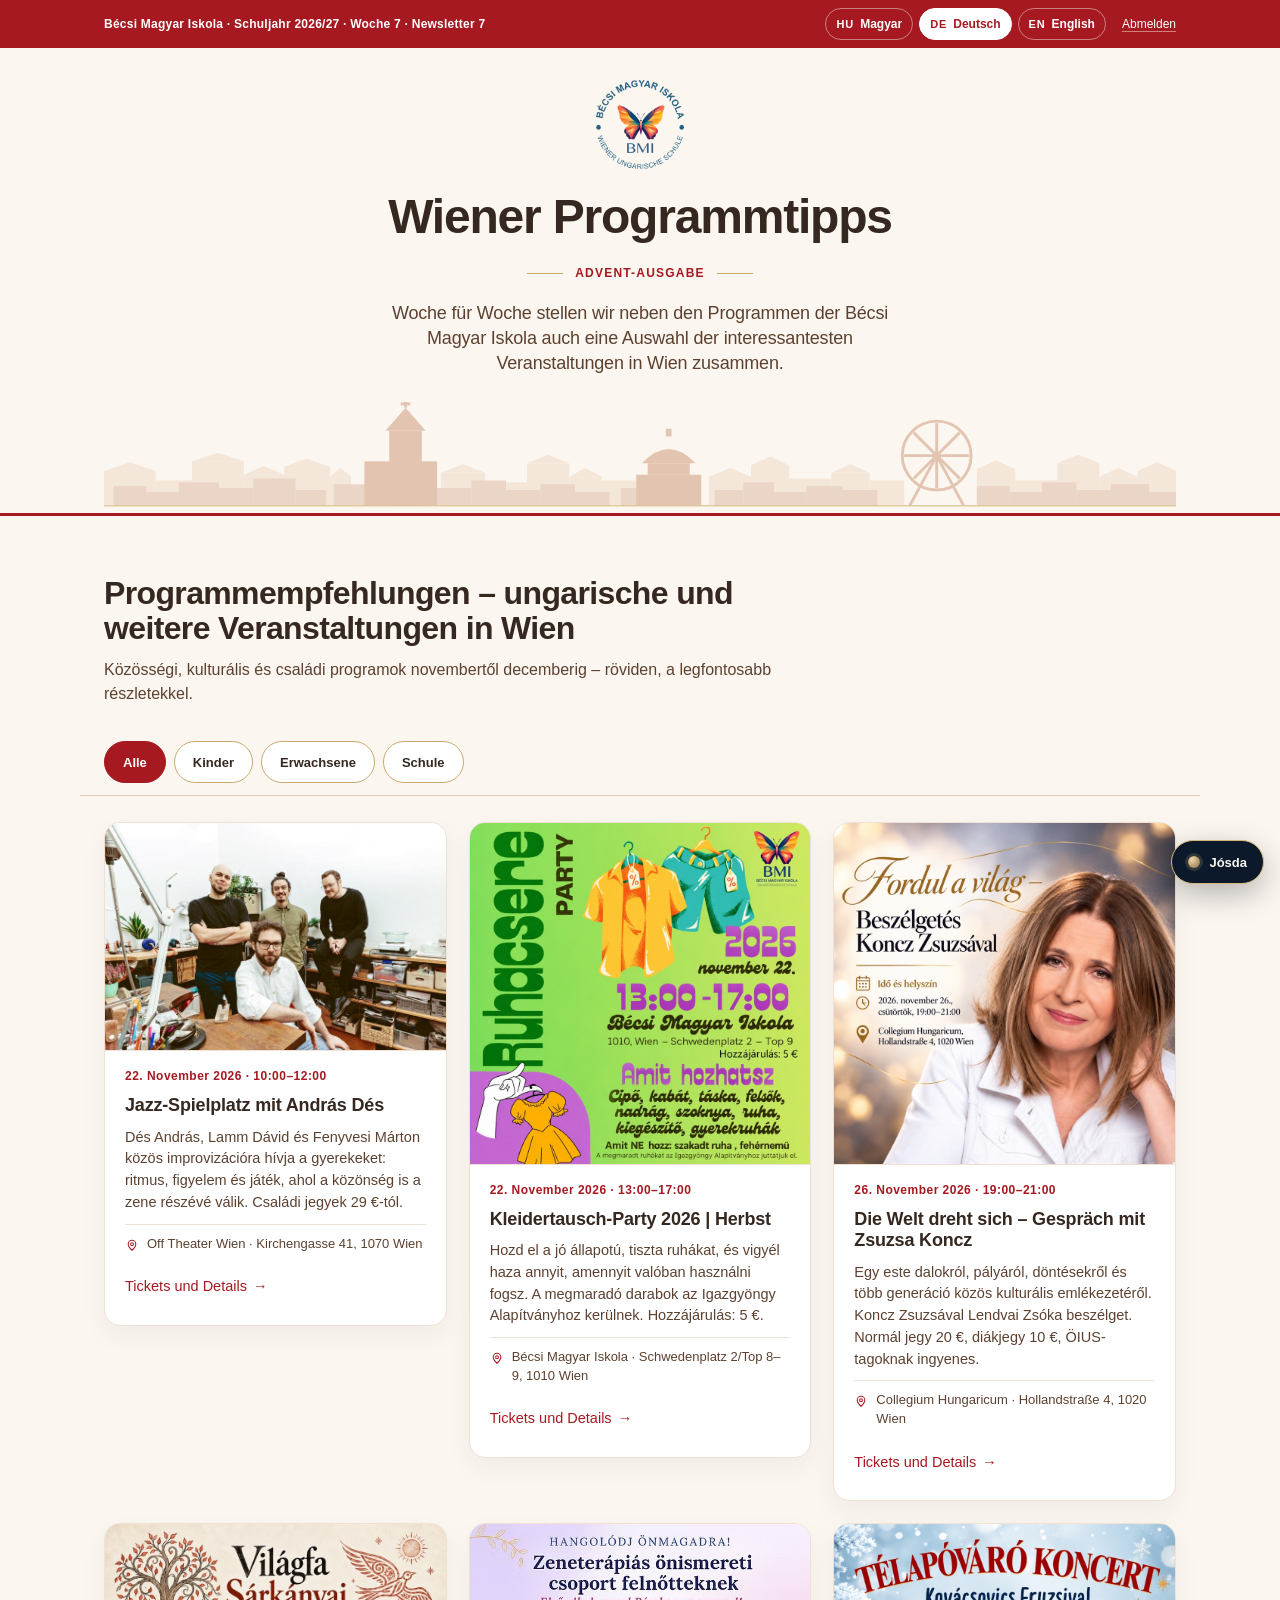
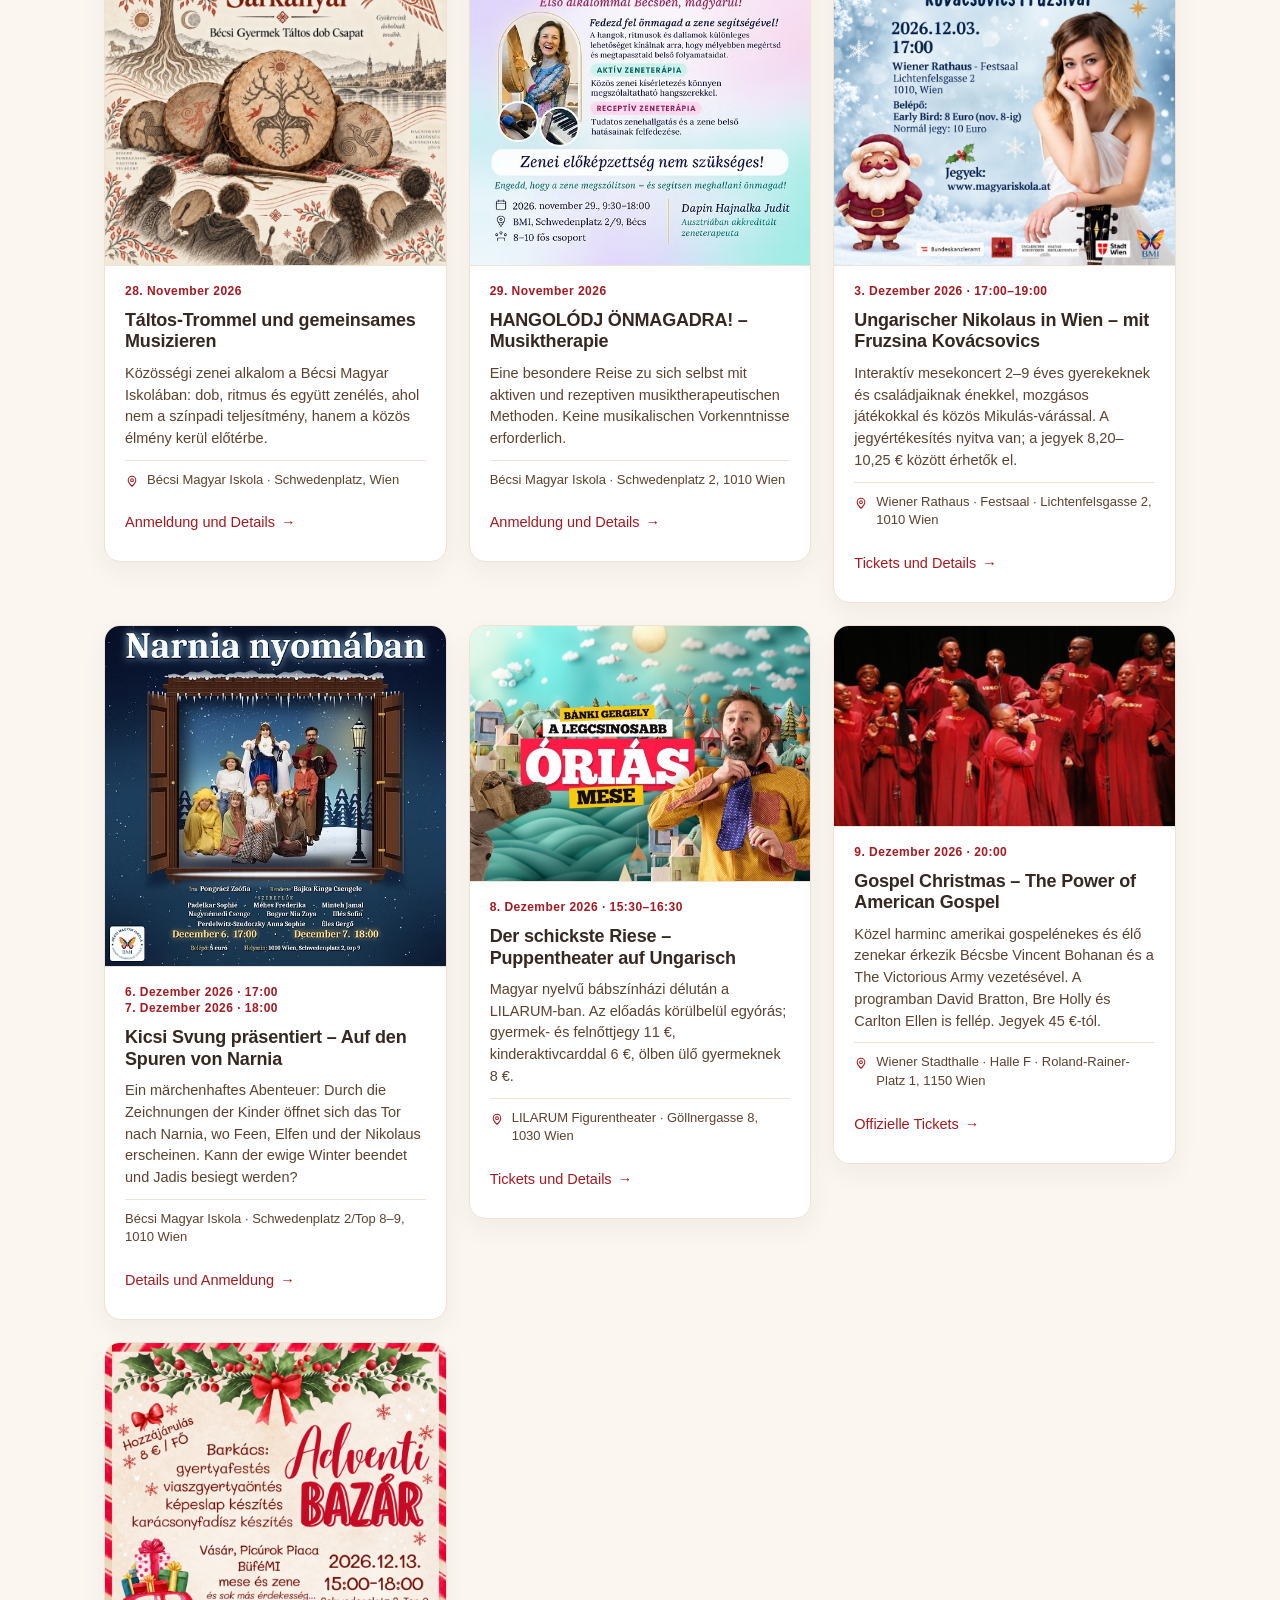
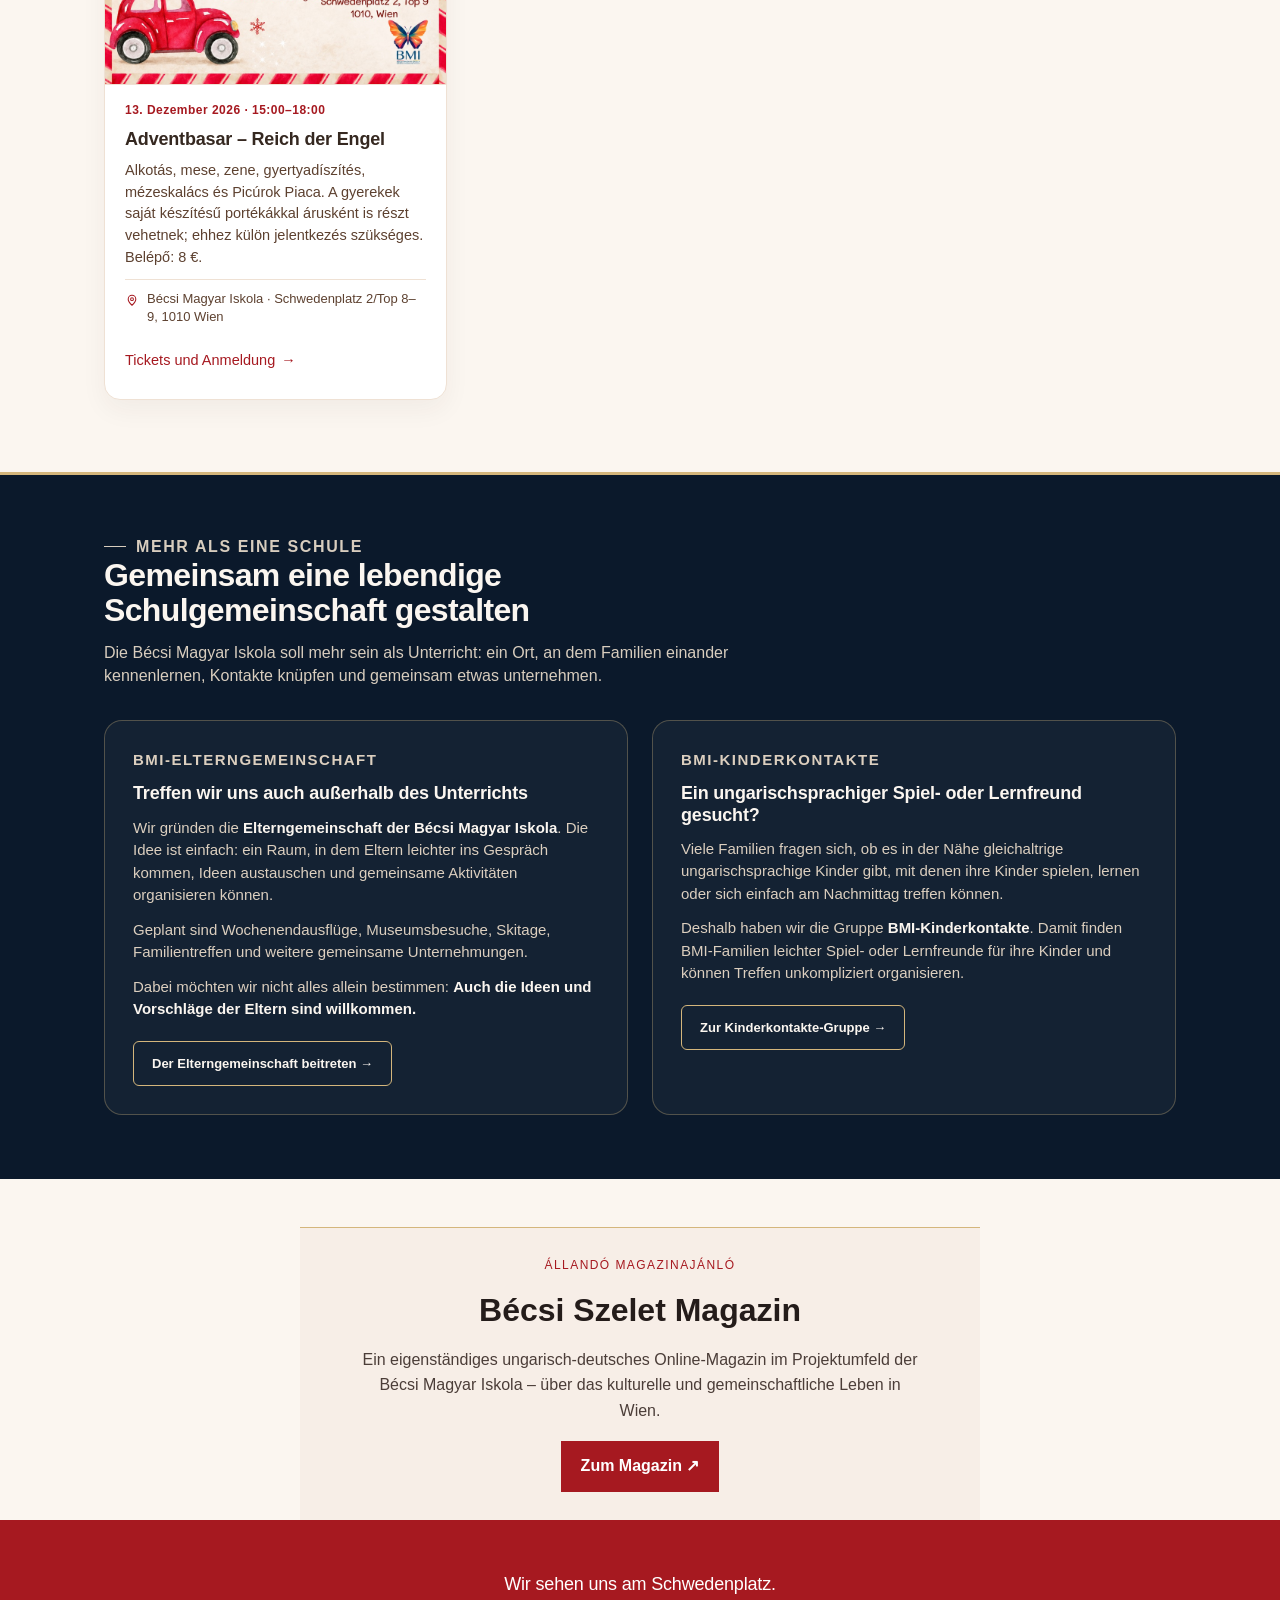
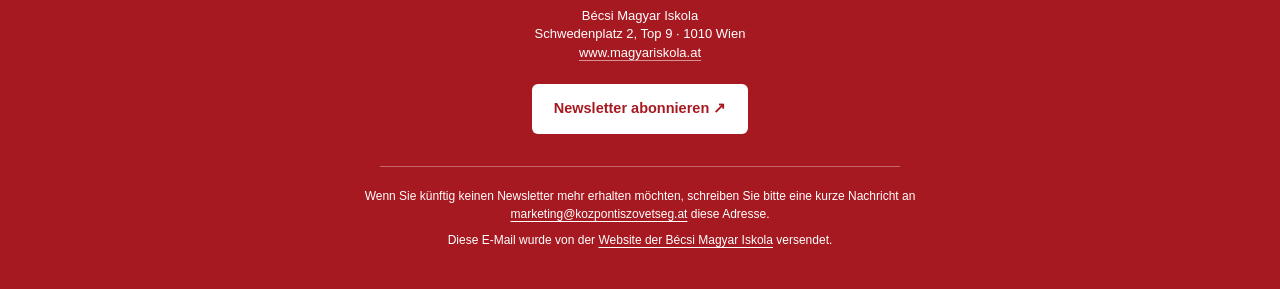
<file: de/index.html>
<!doctype html>
<html lang="de">
<head>
<meta charset="utf-8">
<meta name="viewport" content="width=device-width, initial-scale=1">
<title>Programmempfehlungen – ungarische und weitere Veranstaltungen in Wien | Bécsi Magyar Iskola</title>
<meta name="description" content="Programmempfehlungen in Wien: Veranstaltungen der Ungarischen Schule, Advent und weitere Kulturprogramme.">
<link rel="canonical" href="https://hirlevel.magyariskola.at/de/">
<link rel="alternate" hreflang="hu" href="https://hirlevel.magyariskola.at/">
<link rel="alternate" hreflang="de" href="https://hirlevel.magyariskola.at/de/">
<link rel="alternate" hreflang="en" href="https://hirlevel.magyariskola.at/en/">
<link rel="alternate" hreflang="x-default" href="https://hirlevel.magyariskola.at/">
<meta name="newsletter-edition" content="2026-27-W07">
<meta name="newsletter-date" content="2026-10-18">
<meta name="theme-color" content="#a61920">
<meta property="og:type" content="website">
<meta property="og:site_name" content="Bécsi Magyar Iskola">
<meta property="og:locale" content="de_AT">
<meta property="og:title" content="Programmempfehlungen – ungarische und weitere Veranstaltungen in Wien | Bécsi Magyar Iskola">
<meta property="og:description" content="Programmempfehlungen in Wien: Veranstaltungen der Ungarischen Schule, Advent und weitere Kulturprogramme.">
<link rel="icon" href="../assets/brand/bmi-logo.webp">
<link rel="stylesheet" href="../assets/site.css">
<script type="application/ld+json">
{
  "@context": "https://schema.org",
  "@type": "WebPage",
  "@id": "https://hirlevel.magyariskola.at/de/#webpage",
  "url": "https://hirlevel.magyariskola.at/de/",
  "inLanguage": "de",
  "isPartOf": {
    "@type": "WebSite",
    "@id": "https://hirlevel.magyariskola.at/#website",
    "url": "https://hirlevel.magyariskola.at/",
    "publisher": {
      "@id": "https://www.magyariskola.at/#organization"
    }
  },
  "publisher": {
    "@type": "EducationalOrganization",
    "@id": "https://www.magyariskola.at/#organization",
    "name": "Bécsi Magyar Iskola",
    "url": "https://www.magyariskola.at/",
    "sameAs": "https://www.wikidata.org/wiki/Q141274560",
    "parentOrganization": {
      "@id": "https://www.kozpontiszovetseg.at/#organization"
    }
  },
  "mentions": {
    "@type": "Periodical",
    "@id": "https://www.becsiszelet.at/#periodical",
    "name": "Bécsi Szelet Magazin",
    "url": "https://www.becsiszelet.at/",
    "sameAs": "https://www.wikidata.org/wiki/Q142154314",
    "publisher": {
      "@id": "https://www.kozpontiszovetseg.at/#organization"
    },
    "founder": [
      {
        "@type": "Person",
        "@id": "https://www.wikidata.org/wiki/Q56391118",
        "name": "Bánhalmi Norbert"
      },
      {
        "@type": "Person",
        "name": "Kovács Attila"
      }
    ],
    "subjectOf": {
      "@type": "DataCatalog",
      "@id": "https://okoszisztema.kozpontiszovetseg.at/forrasok/#catalog"
    }
  },
  "about": {
    "@id": "https://www.magyariskola.at/#organization"
  }
}
</script>
</head>
<body>
<a class="skip" href="#program">Zum Inhalt springen</a>

<header class="topbar">
  <div class="wrap">
    <p class="issue">Bécsi Magyar Iskola · Schuljahr 2026/27 · Woche 7 · Newsletter 7</p>
    <div class="topbar-right">
      <nav class="langs" aria-label="Sprache">
          <a href="../index.html" lang="hu" hreflang="hu"><span class="lang-code">HU</span><span class="lang-name">Magyar</span></a>
          <a href="#" lang="de" hreflang="de" aria-current="page"><span class="lang-code">DE</span><span class="lang-name">Deutsch</span></a>
          <a href="../en/index.html" lang="en" hreflang="en"><span class="lang-code">EN</span><span class="lang-name">English</span></a>
      </nav>
      <a class="unsub" href="mailto:marketing@kozpontiszovetseg.at?subject=Leiratkoz%C3%A1s%20a%20BMI%20h%C3%ADrlev%C3%A9lr%C5%91l">Abmelden</a>
    </div>
  </div>
</header>

<header class="masthead">
  <div class="wrap">
    <a class="brand" href="https://www.magyariskola.at/" target="_blank" rel="noopener" aria-label="Bécsi Magyar Iskola">
      <img src="../assets/brand/bmi-logo.webp" alt="Bécsi Magyar Iskola" width="88" height="89">
    </a>
    <h1>Wiener Programmtipps</h1>
    <p class="edition">advent-AUSGABE</p>
    <p class="deck">Woche für Woche stellen wir neben den Programmen der Bécsi Magyar Iskola auch eine Auswahl der interessantesten Veranstaltungen in Wien zusammen.</p>
    <svg class="skyline" viewBox="0 0 1120 120" role="presentation" aria-hidden="true" focusable="false">
  <g fill="#F4E6D9"><rect x="0" y="72" width="54" height="36"/><path d="M0 72 L27 63 L54 72 Z"/><rect x="54" y="82" width="38" height="26"/><rect x="92" y="62" width="54" height="46"/><path d="M92 62 L119 53 L146 62 Z"/><rect x="146" y="76" width="42" height="32"/><path d="M146 76 L167 67 L188 76 Z"/><rect x="188" y="68" width="48" height="40"/><path d="M188 68 L212 59 L236 68 Z"/><rect x="236" y="78" width="22" height="30"/><path d="M236 78 L247 69 L258 78 Z"/><rect x="352" y="74" width="46" height="34"/><path d="M352 74 L375 65 L398 74 Z"/><rect x="398" y="84" width="44" height="24"/><rect x="442" y="64" width="44" height="44"/><path d="M442 64 L464 55 L486 64 Z"/><rect x="486" y="78" width="34" height="30"/><path d="M486 78 L503 69 L520 78 Z"/><rect x="520" y="82" width="36" height="26"/><rect x="632" y="78" width="44" height="30"/><path d="M632 78 L654 69 L676 78 Z"/><rect x="676" y="66" width="40" height="42"/><path d="M676 66 L696 57 L716 66 Z"/><rect x="716" y="80" width="44" height="28"/><rect x="760" y="74" width="40" height="34"/><path d="M760 74 L780 65 L800 74 Z"/><rect x="800" y="82" width="36" height="26"/><rect x="912" y="70" width="40" height="38"/><path d="M912 70 L932 61 L952 70 Z"/><rect x="952" y="82" width="44" height="26"/><rect x="996" y="64" width="44" height="44"/><path d="M996 64 L1018 55 L1040 64 Z"/><rect x="1040" y="78" width="40" height="30"/><path d="M1040 78 L1060 69 L1080 78 Z"/><rect x="1080" y="72" width="40" height="36"/><path d="M1080 72 L1100 63 L1120 72 Z"/></g>
  <g fill="#EBD5C6"><rect x="10" y="88" width="34" height="20"/><rect x="44" y="94" width="34" height="14"/><rect x="78" y="84" width="42" height="24"/><rect x="120" y="90" width="36" height="18"/><rect x="156" y="80" width="44" height="28"/><rect x="200" y="92" width="32" height="16"/><rect x="240" y="86" width="46" height="22"/><rect x="348" y="90" width="36" height="18"/><rect x="384" y="82" width="36" height="26"/><rect x="420" y="92" width="36" height="16"/><rect x="456" y="86" width="36" height="22"/><rect x="492" y="94" width="36" height="14"/><rect x="540" y="90" width="26" height="18"/><rect x="638" y="92" width="30" height="16"/><rect x="668" y="84" width="32" height="24"/><rect x="700" y="94" width="34" height="14"/><rect x="734" y="88" width="38" height="20"/><rect x="772" y="92" width="36" height="16"/><rect x="912" y="88" width="34" height="20"/><rect x="946" y="94" width="34" height="14"/><rect x="980" y="84" width="36" height="24"/><rect x="1016" y="92" width="36" height="16"/><rect x="1052" y="86" width="40" height="22"/><rect x="1092" y="94" width="28" height="14"/></g>
  <g fill="#E3C4B0">
    <rect x="272" y="62" width="76" height="46"/>
    <rect x="298" y="30" width="34" height="78"/>
    <path d="M294 30 L315 6 L336 30 Z"/>
    <rect x="556" y="76" width="68" height="32"/>
    <rect x="568" y="64" width="44" height="12"/>
    <path d="M562 64 Q590 34 618 64 Z"/>
    <rect x="587" y="28" width="6" height="8"/>
  </g>
  <g fill="none" stroke="#E3C4B0" stroke-width="3">
    <circle cx="870" cy="56" r="36"/>
    <line x1="870" y1="56" x2="904.0" y2="56.0"/><line x1="870" y1="56" x2="894.0" y2="80.0"/><line x1="870" y1="56" x2="870.0" y2="90.0"/><line x1="870" y1="56" x2="846.0" y2="80.0"/><line x1="870" y1="56" x2="836.0" y2="56.0"/><line x1="870" y1="56" x2="846.0" y2="32.0"/><line x1="870" y1="56" x2="870.0" y2="22.0"/><line x1="870" y1="56" x2="894.0" y2="32.0"/>
    <line x1="870" y1="56" x2="842" y2="108"/>
    <line x1="870" y1="56" x2="898" y2="108"/>
    <line x1="315" y1="6" x2="315" y2="0"/>
    <line x1="310" y1="2" x2="320" y2="2"/>
  </g>
  <circle cx="870" cy="56" r="4" fill="#E3C4B0"/>
  <rect x="0" y="108" width="1120" height="1" fill="#D4B67C"/>
</svg>
  </div>
  <div class="masthead-rule"></div>
</header>

<main id="main">

  <section class="program" id="program" aria-labelledby="program-title">
    <div class="wrap">
      <header class="section-head">
        <h2 id="program-title">Programmempfehlungen – ungarische und weitere Veranstaltungen in Wien</h2>
        <p>Közösségi, kulturális és családi programok novembertől decemberig – röviden, a legfontosabb részletekkel.</p>
      </header>
      <div class="filters" role="group" aria-label="Programmkategorien">
        <button type="button" class="chip" data-filter="all" aria-pressed="true">Alle</button>
        <button type="button" class="chip" data-filter="gyerekek" aria-pressed="false">Kinder</button>
        <button type="button" class="chip" data-filter="felnottek" aria-pressed="false">Erwachsene</button>
        <button type="button" class="chip" data-filter="iskola" aria-pressed="false">Schule</button>
      </div>
      <div class="events">
      <!-- Only requested Advent 2026 events -->
      

<article class="event" data-cat="gyerekek">
        <div class="event-media"><img src="../assets/events/jazzjatszoter.jpg" alt="Dés András jazz-zenész és zenésztársai" loading="lazy" width="900" height="900"></div>
        <div class="event-body">
          <p class="event-date">22. November 2026 · 10:00–12:00</p>
          <h3 class="event-title">Jazz-Spielplatz mit András Dés</h3>
          <p class="event-desc">Dés András, Lamm Dávid és Fenyvesi Márton közös improvizációra hívja a gyerekeket: ritmus, figyelem és játék, ahol a közönség is a zene részévé válik. Családi jegyek 29 €-tól.</p>
          <p class="event-loc"><svg viewBox="0 0 24 24" width="14" height="14" aria-hidden="true" focusable="false" fill="none" stroke="currentColor" stroke-width="1.8" stroke-linecap="round" stroke-linejoin="round"><path d="M12 21s-6.5-6.1-6.5-10.5a6.5 6.5 0 1 1 13 0C18.5 14.9 12 21 12 21Z"/><circle cx="12" cy="10.5" r="2.4"/></svg><span>Off Theater Wien · Kirchengasse 41, 1070 Wien</span></p>
          <a class="event-cta" href="https://kultpult.eu/jazzjatszoter-becsben-des-andrassal-es-zenesztarsaival/" target="_blank" rel="noopener"><span>Tickets und Details</span><span class="arrow" aria-hidden="true">→</span></a>
        </div>
      </article>
<article class="event" data-cat="iskola">
        <div class="event-media"><img src="../assets/events/ruhacsere-party.jpg" alt="Ruhacsere Party 2026 – Ősz" loading="lazy" width="900" height="900"></div>
        <div class="event-body">
          <p class="event-date">22. November 2026 · 13:00–17:00</p>
          <h3 class="event-title">Kleidertausch-Party 2026 | Herbst</h3>
          <p class="event-desc">Hozd el a jó állapotú, tiszta ruhákat, és vigyél haza annyit, amennyit valóban használni fogsz. A megmaradó darabok az Igazgyöngy Alapítványhoz kerülnek. Hozzájárulás: 5 €.</p>
          <p class="event-loc"><svg viewBox="0 0 24 24" width="14" height="14" aria-hidden="true" focusable="false" fill="none" stroke="currentColor" stroke-width="1.8" stroke-linecap="round" stroke-linejoin="round"><path d="M12 21s-6.5-6.1-6.5-10.5a6.5 6.5 0 1 1 13 0C18.5 14.9 12 21 12 21Z"/><circle cx="12" cy="10.5" r="2.4"/></svg><span>Bécsi Magyar Iskola · Schwedenplatz 2/Top 8–9, 1010 Wien</span></p>
          <a class="event-cta" href="https://www.magyariskola.at/event-details/ruhacsere-party-2026-osz" target="_blank" rel="noopener"><span>Tickets und Details</span><span class="arrow" aria-hidden="true">→</span></a>
        </div>
      </article>
<article class="event" data-cat="felnottek">
        <div class="event-media"><img src="../assets/events/koncz-zsuzsa.jpg" alt="Koncz Zsuzsa" loading="lazy" width="900" height="900"></div>
        <div class="event-body">
          <p class="event-date">26. November 2026 · 19:00–21:00</p>
          <h3 class="event-title">Die Welt dreht sich – Gespräch mit Zsuzsa Koncz</h3>
          <p class="event-desc">Egy este dalokról, pályáról, döntésekről és több generáció közös kulturális emlékezetéről. Koncz Zsuzsával Lendvai Zsóka beszélget. Normál jegy 20 €, diákjegy 10 €, ÖIUS-tagoknak ingyenes.</p>
          <p class="event-loc"><svg viewBox="0 0 24 24" width="14" height="14" aria-hidden="true" focusable="false" fill="none" stroke="currentColor" stroke-width="1.8" stroke-linecap="round" stroke-linejoin="round"><path d="M12 21s-6.5-6.1-6.5-10.5a6.5 6.5 0 1 1 13 0C18.5 14.9 12 21 12 21Z"/><circle cx="12" cy="10.5" r="2.4"/></svg><span>Collegium Hungaricum · Hollandstraße 4, 1020 Wien</span></p>
          <a class="event-cta" href="https://www.kozpontiszovetseg.at/event-details/koncz-zsuzsa-becs" target="_blank" rel="noopener"><span>Tickets und Details</span><span class="arrow" aria-hidden="true">→</span></a>
        </div>
      </article>
<article class="event" data-cat="iskola">
        <div class="event-media"><img src="../assets/events/taltos-dob.jpg" alt="Táltos-Trommel und gemeinsames Musizieren – Bécsi Magyar Iskola" loading="lazy" width="900" height="900"></div>
        <div class="event-body">
          <p class="event-date">28. November 2026</p>
          <h3 class="event-title">Táltos-Trommel und gemeinsames Musizieren</h3>
          <p class="event-desc">Közösségi zenei alkalom a Bécsi Magyar Iskolában: dob, ritmus és együtt zenélés, ahol nem a színpadi teljesítmény, hanem a közös élmény kerül előtérbe.</p>
          <p class="event-loc"><svg viewBox="0 0 24 24" width="14" height="14" aria-hidden="true" focusable="false" fill="none" stroke="currentColor" stroke-width="1.8" stroke-linecap="round" stroke-linejoin="round"><path d="M12 21s-6.5-6.1-6.5-10.5a6.5 6.5 0 1 1 13 0C18.5 14.9 12 21 12 21Z"/><circle cx="12" cy="10.5" r="2.4"/></svg><span>Bécsi Magyar Iskola · Schwedenplatz, Wien</span></p>
          <a class="event-cta" href="https://www.magyariskola.at/event-details/taltos-dob-es-oromzene-schwedenplatz" target="_blank" rel="noopener"><span>Anmeldung und Details</span><span class="arrow" aria-hidden="true">→</span></a>
        </div>
      </article>
<article class="event" data-cat="erwachsene"><div class="event-media"><img src="../assets/events/zeneterapia-oficial.jpeg" alt="Musiktherapie in Wien" loading="lazy" width="900" height="900"></div><div class="event-body"><p class="event-date">29. November 2026</p><h3 class="event-title">HANGOLÓDJ ÖNMAGADRA! – Musiktherapie</h3><p class="event-desc">Eine besondere Reise zu sich selbst mit aktiven und rezeptiven musiktherapeutischen Methoden. Keine musikalischen Vorkenntnisse erforderlich.</p><p class="event-loc"><span>Bécsi Magyar Iskola · Schwedenplatz 2, 1010 Wien</span></p><a class="event-cta" href="https://www.magyariskola.at/event-details/hangolodj-onmagadra" target="_blank" rel="noopener"><span>Anmeldung und Details</span><span class="arrow" aria-hidden="true">→</span></a></div></article>
<article class="event" data-cat="gyerekek">
        <div class="event-media"><img src="../assets/events/mikulas.jpg" alt="Télapóváró koncert Kovácsovics Fruzsinával" loading="lazy" width="900" height="900"></div>
        <div class="event-body">
          <p class="event-date">3. Dezember 2026 · 17:00–19:00</p>
          <h3 class="event-title">Ungarischer Nikolaus in Wien – mit Fruzsina Kovácsovics</h3>
          <p class="event-desc">Interaktív mesekoncert 2–9 éves gyerekeknek és családjaiknak énekkel, mozgásos játékokkal és közös Mikulás-várással. A jegyértékesítés nyitva van; a jegyek 8,20–10,25 € között érhetők el.</p>
          <p class="event-loc"><svg viewBox="0 0 24 24" width="14" height="14" aria-hidden="true" focusable="false" fill="none" stroke="currentColor" stroke-width="1.8" stroke-linecap="round" stroke-linejoin="round"><path d="M12 21s-6.5-6.1-6.5-10.5a6.5 6.5 0 1 1 13 0C18.5 14.9 12 21 12 21Z"/><circle cx="12" cy="10.5" r="2.4"/></svg><span>Wiener Rathaus · Festsaal · Lichtenfelsgasse 2, 1010 Wien</span></p>
          <a class="event-cta" href="https://www.magyariskola.at/event-details/becsi-magyar-mikulas" target="_blank" rel="noopener"><span>Tickets und Details</span><span class="arrow" aria-hidden="true">→</span></a>
        </div>
      </article>
<article class="event" data-cat="kinder"><div class="event-media"><img src="../assets/events/narnia-nyomaban-oficial.jpeg" alt="Narnia Nyomában – Kicsi Svung" loading="lazy" width="900" height="900"></div><div class="event-body"><p class="event-date">6. Dezember 2026 · 17:00<br>7. Dezember 2026 · 18:00</p><h3 class="event-title">Kicsi Svung präsentiert – Auf den Spuren von Narnia</h3><p class="event-desc">Ein märchenhaftes Abenteuer: Durch die Zeichnungen der Kinder öffnet sich das Tor nach Narnia, wo Feen, Elfen und der Nikolaus erscheinen. Kann der ewige Winter beendet und Jadis besiegt werden?</p><p class="event-loc"><span>Bécsi Magyar Iskola · Schwedenplatz 2/Top 8–9, 1010 Wien</span></p><a class="event-cta" href="https://www.magyariskola.at/event-details/kicsi-svung-bemutatja-narnia-nyomaban" target="_blank" rel="noopener"><span>Details und Anmeldung</span><span class="arrow" aria-hidden="true">→</span></a></div></article>
<article class="event" data-cat="gyerekek">
        <div class="event-media event-media--wide"><img src="../assets/events/legcsinosabb-orias.jpg" alt="LILARUM Figurentheater – bábszínházi illusztráció" loading="lazy" width="900" height="675"></div>
        <div class="event-body">
          <p class="event-date">8. Dezember 2026 · 15:30–16:30</p>
          <h3 class="event-title">Der schickste Riese – Puppentheater auf Ungarisch</h3>
          <p class="event-desc">Magyar nyelvű bábszínházi délután a LILARUM-ban. Az előadás körülbelül egyórás; gyermek- és felnőttjegy 11 €, kinderaktivcarddal 6 €, ölben ülő gyermeknek 8 €.</p>
          <p class="event-loc"><svg viewBox="0 0 24 24" width="14" height="14" aria-hidden="true" focusable="false" fill="none" stroke="currentColor" stroke-width="1.8" stroke-linecap="round" stroke-linejoin="round"><path d="M12 21s-6.5-6.1-6.5-10.5a6.5 6.5 0 1 1 13 0C18.5 14.9 12 21 12 21Z"/><circle cx="12" cy="10.5" r="2.4"/></svg><span>LILARUM Figurentheater · Göllnergasse 8, 1030 Wien</span></p>
          <a class="event-cta" href="https://lilarum.at/veranstaltungsreihe/a-legcsinosabb-orias/" target="_blank" rel="noopener"><span>Tickets und Details</span><span class="arrow" aria-hidden="true">→</span></a>
        </div>
      </article>
<article class="event" data-cat="felnottek">
        <div class="event-media"><img src="../assets/events/gospel-christmas.jpg" alt="Vincent Bohanan gospelkórusa – koncertillusztráció" loading="lazy" width="900" height="900"></div>
        <div class="event-body">
          <p class="event-date">9. Dezember 2026 · 20:00</p>
          <h3 class="event-title">Gospel Christmas – The Power of American Gospel</h3>
          <p class="event-desc">Közel harminc amerikai gospelénekes és élő zenekar érkezik Bécsbe Vincent Bohanan és a The Victorious Army vezetésével. A programban David Bratton, Bre Holly és Carlton Ellen is fellép. Jegyek 45 €-tól.</p>
          <p class="event-loc"><svg viewBox="0 0 24 24" width="14" height="14" aria-hidden="true" focusable="false" fill="none" stroke="currentColor" stroke-width="1.8" stroke-linecap="round" stroke-linejoin="round"><path d="M12 21s-6.5-6.1-6.5-10.5a6.5 6.5 0 1 1 13 0C18.5 14.9 12 21 12 21Z"/><circle cx="12" cy="10.5" r="2.4"/></svg><span>Wiener Stadthalle · Halle F · Roland-Rainer-Platz 1, 1150 Wien</span></p>
          <a class="event-cta" href="https://www.stadthalle.com/de/events/alle-events/51539/Gospel-Christmas" target="_blank" rel="noopener"><span>Offizielle Tickets</span><span class="arrow" aria-hidden="true">→</span></a>
        </div>
      </article>
<article class="event" data-cat="iskola">
        <div class="event-media"><img src="../assets/events/adventi-bazar.jpg" alt="Adventi Bazár 2026 – Angyalok birodalma" loading="lazy" width="900" height="900"></div>
        <div class="event-body">
          <p class="event-date">13. Dezember 2026 · 15:00–18:00</p>
          <h3 class="event-title">Adventbasar – Reich der Engel</h3>
          <p class="event-desc">Alkotás, mese, zene, gyertyadíszítés, mézeskalács és Picúrok Piaca. A gyerekek saját készítésű portékákkal árusként is részt vehetnek; ehhez külön jelentkezés szükséges. Belépő: 8 €.</p>
          <p class="event-loc"><svg viewBox="0 0 24 24" width="14" height="14" aria-hidden="true" focusable="false" fill="none" stroke="currentColor" stroke-width="1.8" stroke-linecap="round" stroke-linejoin="round"><path d="M12 21s-6.5-6.1-6.5-10.5a6.5 6.5 0 1 1 13 0C18.5 14.9 12 21 12 21Z"/><circle cx="12" cy="10.5" r="2.4"/></svg><span>Bécsi Magyar Iskola · Schwedenplatz 2/Top 8–9, 1010 Wien</span></p>
          <a class="event-cta" href="https://www.magyariskola.at/event-details/adventi-bazar-2026" target="_blank" rel="noopener"><span>Tickets und Anmeldung</span><span class="arrow" aria-hidden="true">→</span></a>
        </div>
      </article>

      <!-- /Only requested Advent 2026 events -->
      </div>
    </div>
  </section>

  <section class="community" id="kozosseg" aria-labelledby="community-title">
    <div class="wrap">
      <header>
        <p class="eyebrow">Mehr als eine Schule</p>
        <h2 id="community-title">Gemeinsam eine lebendige Schulgemeinschaft gestalten</h2>
        <p>Die Bécsi Magyar Iskola soll mehr sein als Unterricht: ein Ort, an dem Familien einander kennenlernen, Kontakte knüpfen und gemeinsam etwas unternehmen.</p>
      </header>
      <div class="community-grid">
        <article class="comm-card">
          <p class="comm-label">BMI-Elterngemeinschaft</p>
          <h3>Treffen wir uns auch außerhalb des Unterrichts</h3>
          <p>Wir gründen die <strong>Elterngemeinschaft der Bécsi Magyar Iskola</strong>. Die Idee ist einfach: ein Raum, in dem Eltern leichter ins Gespräch kommen, Ideen austauschen und gemeinsame Aktivitäten organisieren können.</p>
          <p>Geplant sind Wochenendausflüge, Museumsbesuche, Skitage, Familientreffen und weitere gemeinsame Unternehmungen.</p>
          <p>Dabei möchten wir nicht alles allein bestimmen: <strong>Auch die Ideen und Vorschläge der Eltern sind willkommen.</strong></p>
          <a class="comm-cta" href="https://chat.whatsapp.com/Cv4xy5LsODzIztASzPCdCV?mode=gi_t" target="_blank" rel="noopener">Der Elterngemeinschaft beitreten →</a>
        </article>
        <article class="comm-card">
          <p class="comm-label">BMI-Kinderkontakte</p>
          <h3>Ein ungarischsprachiger Spiel- oder Lernfreund gesucht?</h3>
          <p>Viele Familien fragen sich, ob es in der Nähe gleichaltrige ungarischsprachige Kinder gibt, mit denen ihre Kinder spielen, lernen oder sich einfach am Nachmittag treffen können.</p>
          <p>Deshalb haben wir die Gruppe <strong>BMI-Kinderkontakte</strong>. Damit finden BMI-Familien leichter Spiel- oder Lernfreunde für ihre Kinder und können Treffen unkompliziert organisieren.</p>
          <a class="comm-cta" href="https://chat.whatsapp.com/CPX54Pl8LQcAzuu6g9HW1D?mode=gi_t" target="_blank" rel="noopener">Zur Kinderkontakte-Gruppe →</a>
        </article>
      </div>
    </div>
  </section>
</main>

<!-- Permanent Bécsi Szelet Magazin recommendation -->

<section aria-labelledby="becsi-szelet-title" style="margin:48px auto 0;padding:28px 20px;border-top:1px solid #d4b67c;background:#f7eee7;text-align:center;max-width:680px;">
  <p style="margin:0 0 8px;font-size:12px;letter-spacing:.12em;text-transform:uppercase;color:#a61920;">ÁLLANDÓ MAGAZINAJÁNLÓ</p>
  <h2 id="becsi-szelet-title" style="margin:0 0 10px;font-size:clamp(22px,4vw,32px);color:#241c1a;">Bécsi Szelet Magazin</h2>
  <p style="max-width:560px;margin:0 auto 18px;line-height:1.6;color:#4b3d38;">Ein eigenständiges ungarisch-deutsches Online-Magazin im Projektumfeld der Bécsi Magyar Iskola – über das kulturelle und gemeinschaftliche Leben in Wien.</p>
  <a href="https://www.becsiszelet.at/" target="_blank" rel="noopener" style="display:inline-block;padding:12px 20px;background:#a61920;color:#fff;text-decoration:none;font-weight:700;">Zum Magazin ↗</a>
</section>

<footer class="site-foot">
  <div class="wrap">
    <p class="foot-lead">Wir sehen uns am Schwedenplatz.</p>
    <p class="foot-addr">Bécsi Magyar Iskola<br>Schwedenplatz 2, Top 9 · 1010 Wien<br><a href="https://www.magyariskola.at/" target="_blank" rel="noopener">www.magyariskola.at</a></p>
    <a class="btn-subscribe" href="https://magyariskola.at/#feliratkozas" target="_blank" rel="noopener">Newsletter abonnieren ↗</a>
    <div class="foot-rule"></div>
    <div class="foot-notes">
      <p>Wenn Sie künftig keinen Newsletter mehr erhalten möchten, schreiben Sie bitte eine kurze Nachricht an <a href="mailto:marketing@kozpontiszovetseg.at?subject=Leiratkoz%C3%A1s%20a%20BMI%20h%C3%ADrlev%C3%A9lr%C5%91l">marketing@kozpontiszovetseg.at</a> diese Adresse.</p>
      <p>Diese E-Mail wurde von der <a href="https://www.magyariskola.at/">Website der Bécsi Magyar Iskola</a> versendet.</p>
    </div>
  </div>
</footer>

<aside class="josda" aria-label="Ceridwen · Hüterin des Kessels">
  <section class="josda-panel" id="josda-panel" role="region" aria-label="Ceridwen" hidden>
    <button type="button" class="josda-close" id="josda-close" aria-label="Schließen">×</button>
    <h2>Ceridwen · Hüterin des Kessels</h2>
    <p>Willkommen, Wanderer. Ich bin Ceridwen, Hüterin des Kessels. Hello It's Me ist ein keltisch inspirierter Raum zur Selbstreflexion: Die Karten sagen keine sichere Zukunft voraus, sondern eröffnen neue Perspektiven.</p>
    <a href="https://www.helloits.me/" target="_blank" rel="noopener">Hello It's Me entdecken ↗</a>
  </section>
  <button type="button" class="josda-trigger" id="josda-trigger" aria-controls="josda-panel" aria-expanded="false">
    <span class="josda-orb" aria-hidden="true"></span>
    <span>Jósda</span>
  </button>
</aside>

<script src="../assets/site.js"></script>
</body>
</html>
</file>
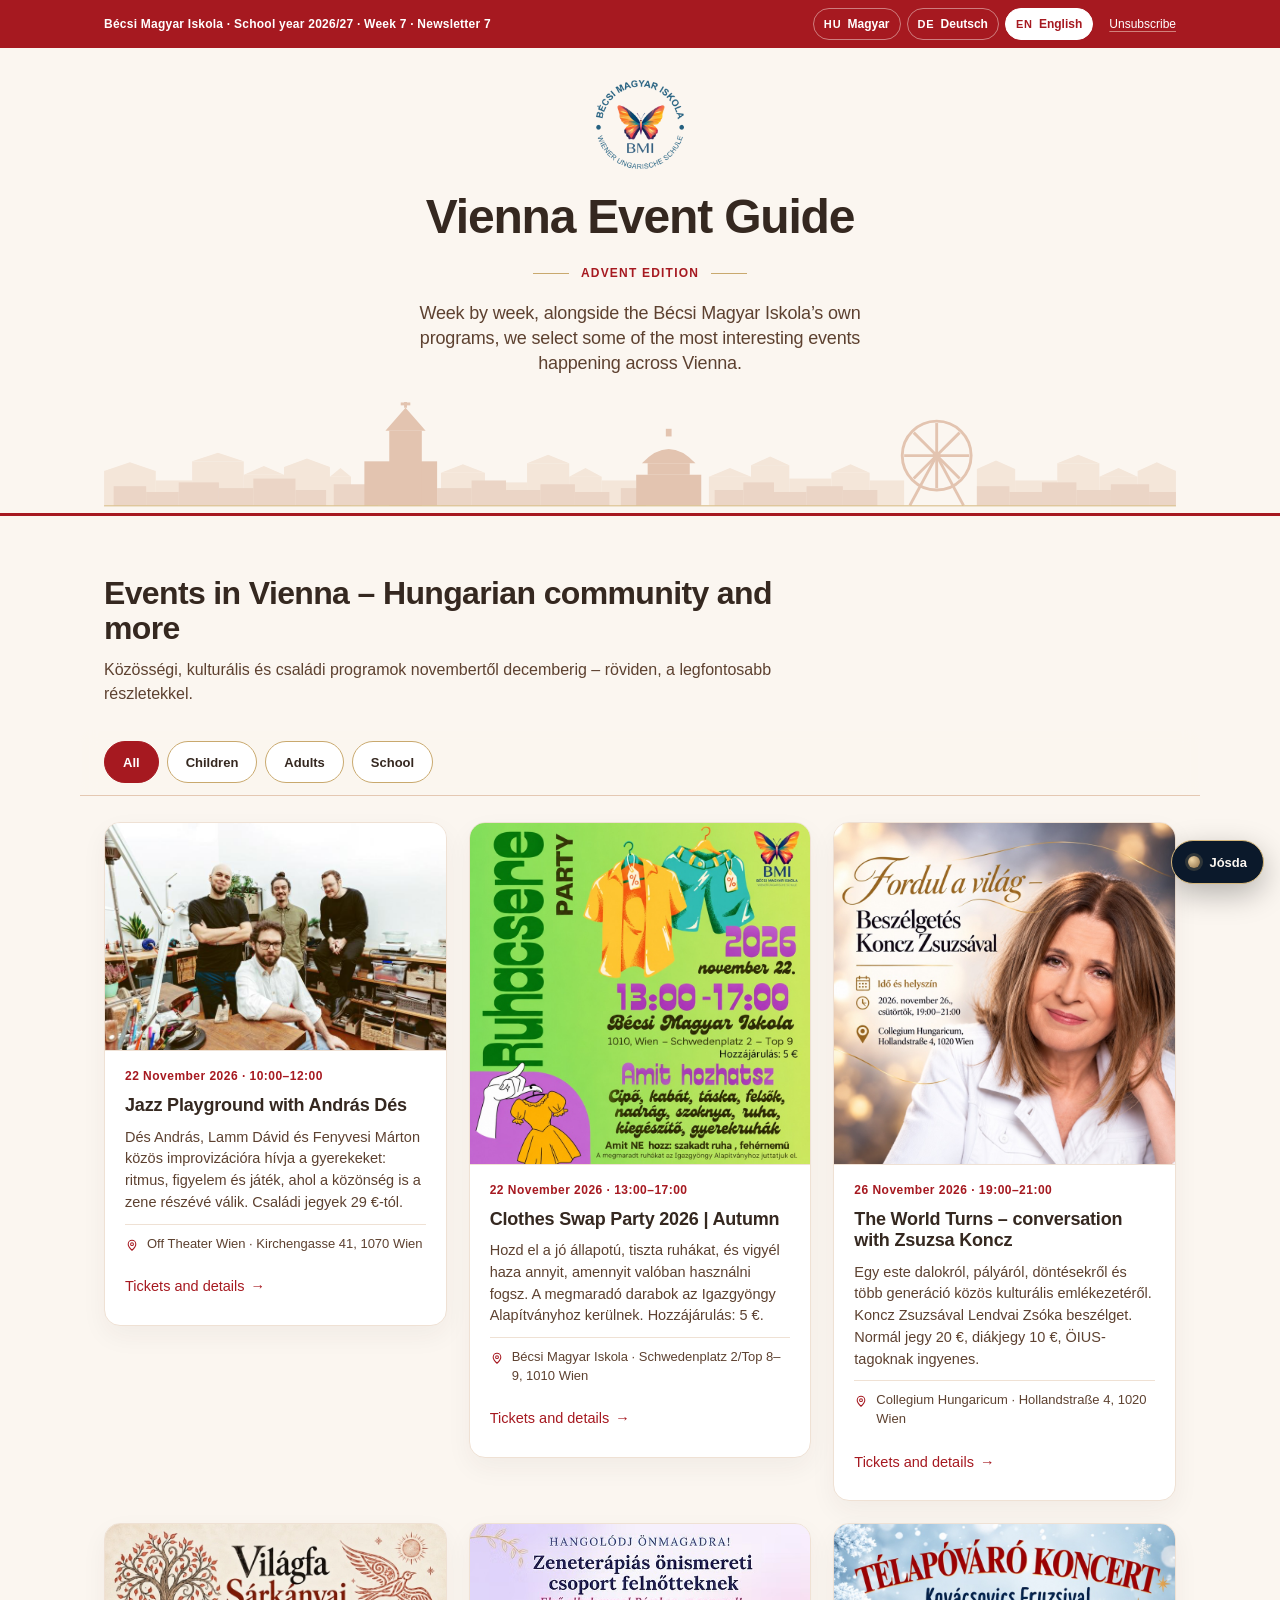
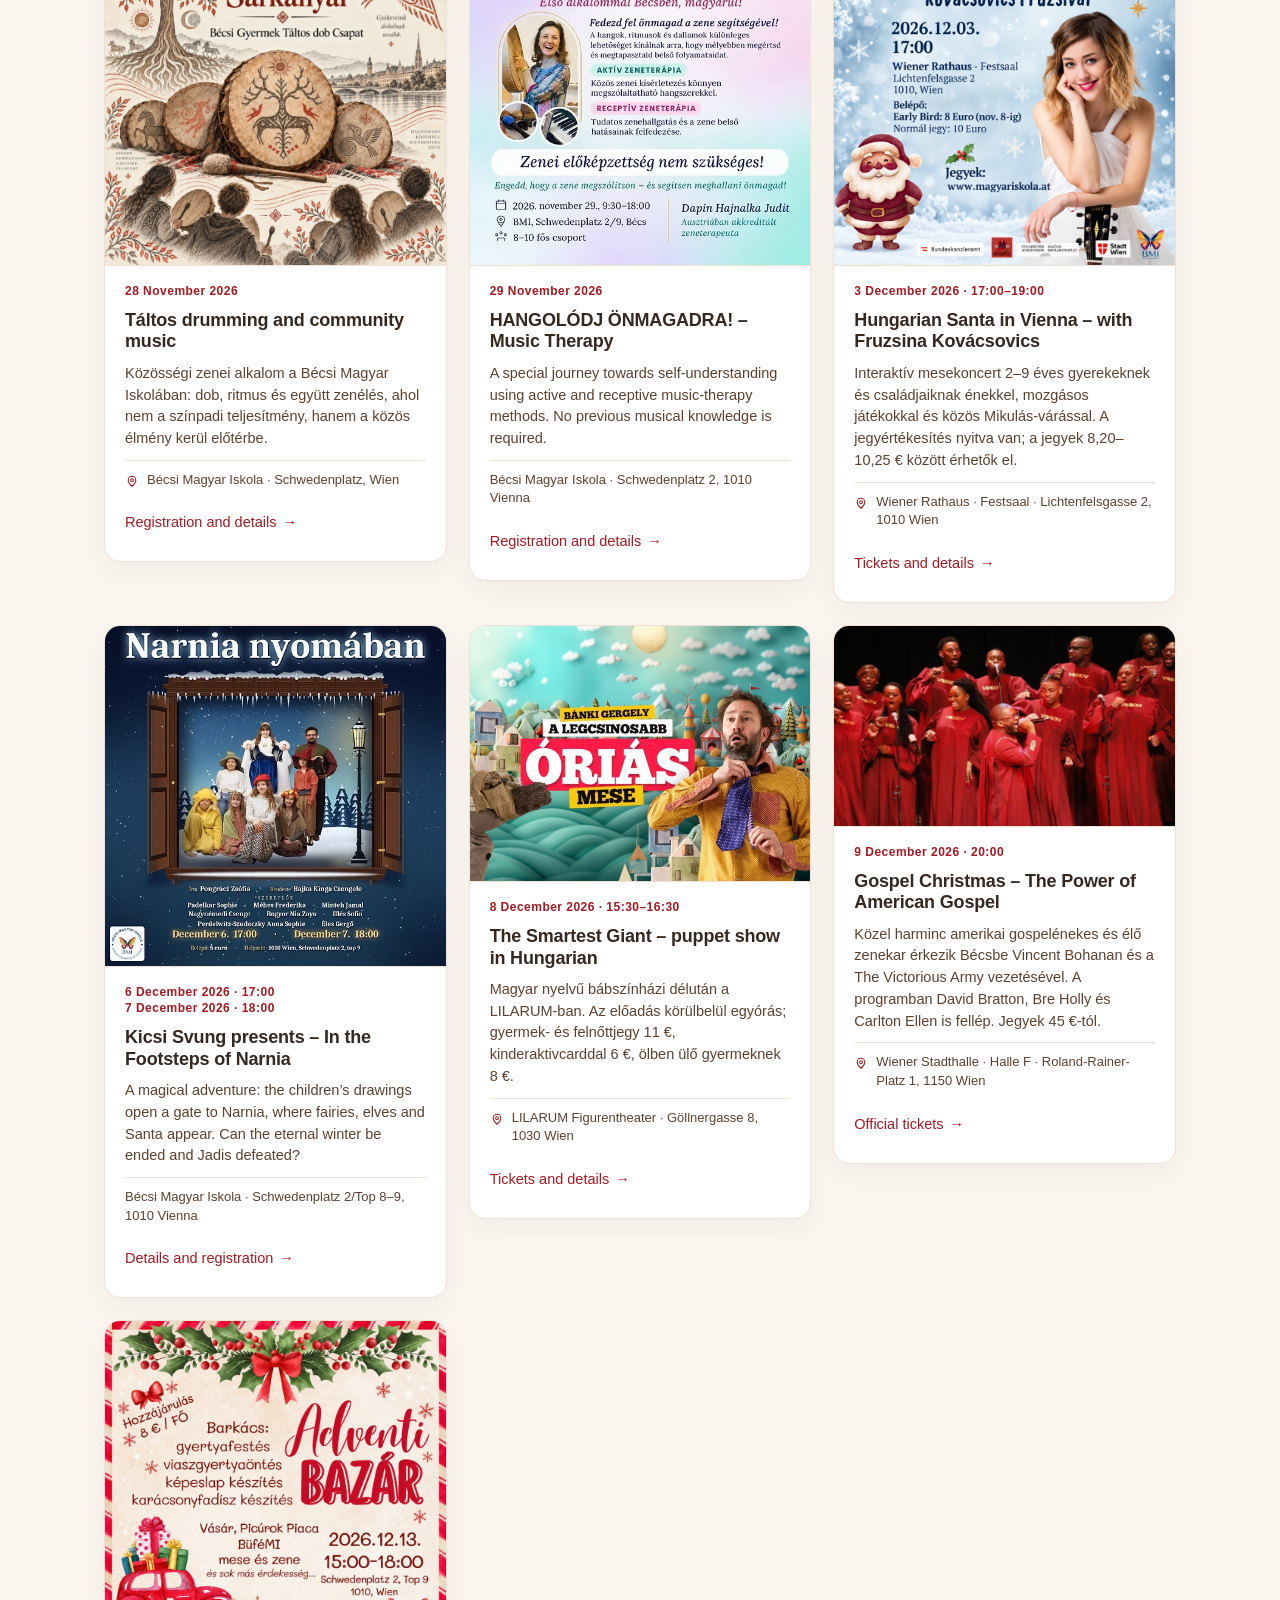
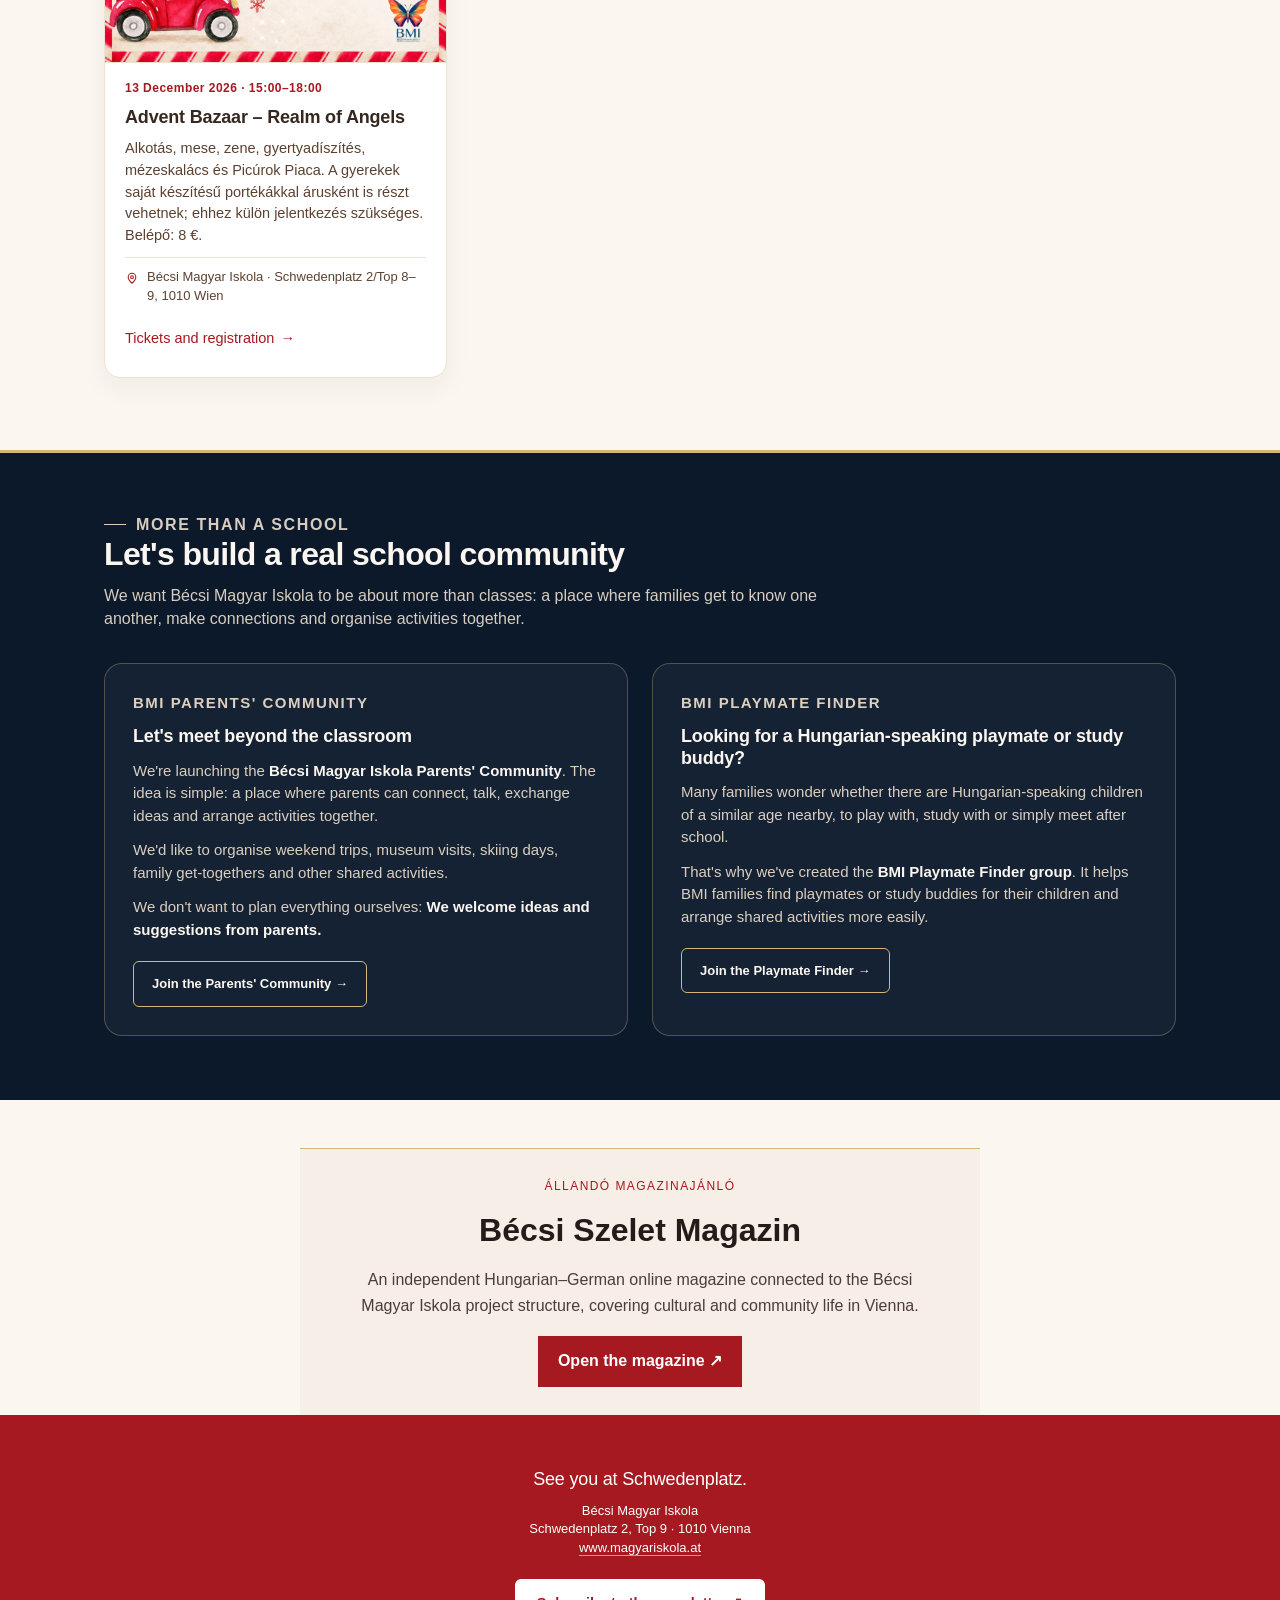
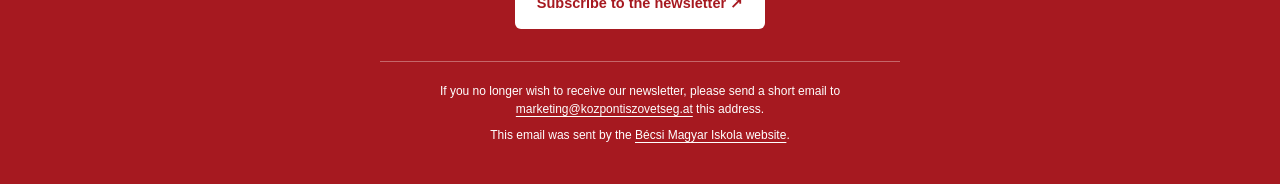
<file: en/index.html>
<!doctype html>
<html lang="en">
<head>
<meta charset="utf-8">
<meta name="viewport" content="width=device-width, initial-scale=1">
<title>Events in Vienna – Hungarian community and more | Bécsi Magyar Iskola</title>
<meta name="description" content="Vienna events guide: Hungarian School events, Advent programmes and other cultural events.">
<link rel="canonical" href="https://hirlevel.magyariskola.at/en/">
<link rel="alternate" hreflang="hu" href="https://hirlevel.magyariskola.at/">
<link rel="alternate" hreflang="de" href="https://hirlevel.magyariskola.at/de/">
<link rel="alternate" hreflang="en" href="https://hirlevel.magyariskola.at/en/">
<link rel="alternate" hreflang="x-default" href="https://hirlevel.magyariskola.at/">
<meta name="newsletter-edition" content="2026-27-W07">
<meta name="newsletter-date" content="2026-10-18">
<meta name="theme-color" content="#a61920">
<meta property="og:type" content="website">
<meta property="og:site_name" content="Bécsi Magyar Iskola">
<meta property="og:locale" content="en_US">
<meta property="og:title" content="Events in Vienna – Hungarian community and more | Bécsi Magyar Iskola">
<meta property="og:description" content="Vienna events guide: Hungarian School events, Advent programmes and other cultural events.">
<link rel="icon" href="../assets/brand/bmi-logo.webp">
<link rel="stylesheet" href="../assets/site.css">
<script type="application/ld+json">
{
  "@context": "https://schema.org",
  "@type": "WebPage",
  "@id": "https://hirlevel.magyariskola.at/en/#webpage",
  "url": "https://hirlevel.magyariskola.at/en/",
  "inLanguage": "en",
  "isPartOf": {
    "@type": "WebSite",
    "@id": "https://hirlevel.magyariskola.at/#website",
    "url": "https://hirlevel.magyariskola.at/",
    "publisher": {
      "@id": "https://www.magyariskola.at/#organization"
    }
  },
  "publisher": {
    "@type": "EducationalOrganization",
    "@id": "https://www.magyariskola.at/#organization",
    "name": "Bécsi Magyar Iskola",
    "url": "https://www.magyariskola.at/",
    "sameAs": "https://www.wikidata.org/wiki/Q141274560",
    "parentOrganization": {
      "@id": "https://www.kozpontiszovetseg.at/#organization"
    }
  },
  "mentions": {
    "@type": "Periodical",
    "@id": "https://www.becsiszelet.at/#periodical",
    "name": "Bécsi Szelet Magazin",
    "url": "https://www.becsiszelet.at/",
    "sameAs": "https://www.wikidata.org/wiki/Q142154314",
    "publisher": {
      "@id": "https://www.kozpontiszovetseg.at/#organization"
    },
    "founder": [
      {
        "@type": "Person",
        "@id": "https://www.wikidata.org/wiki/Q56391118",
        "name": "Bánhalmi Norbert"
      },
      {
        "@type": "Person",
        "name": "Kovács Attila"
      }
    ],
    "subjectOf": {
      "@type": "DataCatalog",
      "@id": "https://okoszisztema.kozpontiszovetseg.at/forrasok/#catalog"
    }
  },
  "about": {
    "@id": "https://www.magyariskola.at/#organization"
  }
}
</script>
</head>
<body>
<a class="skip" href="#program">Skip to content</a>

<header class="topbar">
  <div class="wrap">
    <p class="issue">Bécsi Magyar Iskola · School year 2026/27 · Week 7 · Newsletter 7</p>
    <div class="topbar-right">
      <nav class="langs" aria-label="Language">
          <a href="../index.html" lang="hu" hreflang="hu"><span class="lang-code">HU</span><span class="lang-name">Magyar</span></a>
          <a href="../de/index.html" lang="de" hreflang="de"><span class="lang-code">DE</span><span class="lang-name">Deutsch</span></a>
          <a href="#" lang="en" hreflang="en" aria-current="page"><span class="lang-code">EN</span><span class="lang-name">English</span></a>
      </nav>
      <a class="unsub" href="mailto:marketing@kozpontiszovetseg.at?subject=Leiratkoz%C3%A1s%20a%20BMI%20h%C3%ADrlev%C3%A9lr%C5%91l">Unsubscribe</a>
    </div>
  </div>
</header>

<header class="masthead">
  <div class="wrap">
    <a class="brand" href="https://www.magyariskola.at/" target="_blank" rel="noopener" aria-label="Bécsi Magyar Iskola">
      <img src="../assets/brand/bmi-logo.webp" alt="Bécsi Magyar Iskola" width="88" height="89">
    </a>
    <h1>Vienna Event Guide</h1>
    <p class="edition">advent EDITION</p>
    <p class="deck">Week by week, alongside the Bécsi Magyar Iskola’s own programs, we select some of the most interesting events happening across Vienna.</p>
    <svg class="skyline" viewBox="0 0 1120 120" role="presentation" aria-hidden="true" focusable="false">
  <g fill="#F4E6D9"><rect x="0" y="72" width="54" height="36"/><path d="M0 72 L27 63 L54 72 Z"/><rect x="54" y="82" width="38" height="26"/><rect x="92" y="62" width="54" height="46"/><path d="M92 62 L119 53 L146 62 Z"/><rect x="146" y="76" width="42" height="32"/><path d="M146 76 L167 67 L188 76 Z"/><rect x="188" y="68" width="48" height="40"/><path d="M188 68 L212 59 L236 68 Z"/><rect x="236" y="78" width="22" height="30"/><path d="M236 78 L247 69 L258 78 Z"/><rect x="352" y="74" width="46" height="34"/><path d="M352 74 L375 65 L398 74 Z"/><rect x="398" y="84" width="44" height="24"/><rect x="442" y="64" width="44" height="44"/><path d="M442 64 L464 55 L486 64 Z"/><rect x="486" y="78" width="34" height="30"/><path d="M486 78 L503 69 L520 78 Z"/><rect x="520" y="82" width="36" height="26"/><rect x="632" y="78" width="44" height="30"/><path d="M632 78 L654 69 L676 78 Z"/><rect x="676" y="66" width="40" height="42"/><path d="M676 66 L696 57 L716 66 Z"/><rect x="716" y="80" width="44" height="28"/><rect x="760" y="74" width="40" height="34"/><path d="M760 74 L780 65 L800 74 Z"/><rect x="800" y="82" width="36" height="26"/><rect x="912" y="70" width="40" height="38"/><path d="M912 70 L932 61 L952 70 Z"/><rect x="952" y="82" width="44" height="26"/><rect x="996" y="64" width="44" height="44"/><path d="M996 64 L1018 55 L1040 64 Z"/><rect x="1040" y="78" width="40" height="30"/><path d="M1040 78 L1060 69 L1080 78 Z"/><rect x="1080" y="72" width="40" height="36"/><path d="M1080 72 L1100 63 L1120 72 Z"/></g>
  <g fill="#EBD5C6"><rect x="10" y="88" width="34" height="20"/><rect x="44" y="94" width="34" height="14"/><rect x="78" y="84" width="42" height="24"/><rect x="120" y="90" width="36" height="18"/><rect x="156" y="80" width="44" height="28"/><rect x="200" y="92" width="32" height="16"/><rect x="240" y="86" width="46" height="22"/><rect x="348" y="90" width="36" height="18"/><rect x="384" y="82" width="36" height="26"/><rect x="420" y="92" width="36" height="16"/><rect x="456" y="86" width="36" height="22"/><rect x="492" y="94" width="36" height="14"/><rect x="540" y="90" width="26" height="18"/><rect x="638" y="92" width="30" height="16"/><rect x="668" y="84" width="32" height="24"/><rect x="700" y="94" width="34" height="14"/><rect x="734" y="88" width="38" height="20"/><rect x="772" y="92" width="36" height="16"/><rect x="912" y="88" width="34" height="20"/><rect x="946" y="94" width="34" height="14"/><rect x="980" y="84" width="36" height="24"/><rect x="1016" y="92" width="36" height="16"/><rect x="1052" y="86" width="40" height="22"/><rect x="1092" y="94" width="28" height="14"/></g>
  <g fill="#E3C4B0">
    <rect x="272" y="62" width="76" height="46"/>
    <rect x="298" y="30" width="34" height="78"/>
    <path d="M294 30 L315 6 L336 30 Z"/>
    <rect x="556" y="76" width="68" height="32"/>
    <rect x="568" y="64" width="44" height="12"/>
    <path d="M562 64 Q590 34 618 64 Z"/>
    <rect x="587" y="28" width="6" height="8"/>
  </g>
  <g fill="none" stroke="#E3C4B0" stroke-width="3">
    <circle cx="870" cy="56" r="36"/>
    <line x1="870" y1="56" x2="904.0" y2="56.0"/><line x1="870" y1="56" x2="894.0" y2="80.0"/><line x1="870" y1="56" x2="870.0" y2="90.0"/><line x1="870" y1="56" x2="846.0" y2="80.0"/><line x1="870" y1="56" x2="836.0" y2="56.0"/><line x1="870" y1="56" x2="846.0" y2="32.0"/><line x1="870" y1="56" x2="870.0" y2="22.0"/><line x1="870" y1="56" x2="894.0" y2="32.0"/>
    <line x1="870" y1="56" x2="842" y2="108"/>
    <line x1="870" y1="56" x2="898" y2="108"/>
    <line x1="315" y1="6" x2="315" y2="0"/>
    <line x1="310" y1="2" x2="320" y2="2"/>
  </g>
  <circle cx="870" cy="56" r="4" fill="#E3C4B0"/>
  <rect x="0" y="108" width="1120" height="1" fill="#D4B67C"/>
</svg>
  </div>
  <div class="masthead-rule"></div>
</header>

<main id="main">

  <section class="program" id="program" aria-labelledby="program-title">
    <div class="wrap">
      <header class="section-head">
        <h2 id="program-title">Events in Vienna – Hungarian community and more</h2>
        <p>Közösségi, kulturális és családi programok novembertől decemberig – röviden, a legfontosabb részletekkel.</p>
      </header>
      <div class="filters" role="group" aria-label="Event categories">
        <button type="button" class="chip" data-filter="all" aria-pressed="true">All</button>
        <button type="button" class="chip" data-filter="gyerekek" aria-pressed="false">Children</button>
        <button type="button" class="chip" data-filter="felnottek" aria-pressed="false">Adults</button>
        <button type="button" class="chip" data-filter="iskola" aria-pressed="false">School</button>
      </div>
      <div class="events">
      <!-- Only requested Advent 2026 events -->
      

<article class="event" data-cat="gyerekek">
        <div class="event-media"><img src="../assets/events/jazzjatszoter.jpg" alt="Dés András jazz-zenész és zenésztársai" loading="lazy" width="900" height="900"></div>
        <div class="event-body">
          <p class="event-date">22 November 2026 · 10:00–12:00</p>
          <h3 class="event-title">Jazz Playground with András Dés</h3>
          <p class="event-desc">Dés András, Lamm Dávid és Fenyvesi Márton közös improvizációra hívja a gyerekeket: ritmus, figyelem és játék, ahol a közönség is a zene részévé válik. Családi jegyek 29 €-tól.</p>
          <p class="event-loc"><svg viewBox="0 0 24 24" width="14" height="14" aria-hidden="true" focusable="false" fill="none" stroke="currentColor" stroke-width="1.8" stroke-linecap="round" stroke-linejoin="round"><path d="M12 21s-6.5-6.1-6.5-10.5a6.5 6.5 0 1 1 13 0C18.5 14.9 12 21 12 21Z"/><circle cx="12" cy="10.5" r="2.4"/></svg><span>Off Theater Wien · Kirchengasse 41, 1070 Wien</span></p>
          <a class="event-cta" href="https://kultpult.eu/jazzjatszoter-becsben-des-andrassal-es-zenesztarsaival/" target="_blank" rel="noopener"><span>Tickets and details</span><span class="arrow" aria-hidden="true">→</span></a>
        </div>
      </article>
<article class="event" data-cat="iskola">
        <div class="event-media"><img src="../assets/events/ruhacsere-party.jpg" alt="Ruhacsere Party 2026 – Ősz" loading="lazy" width="900" height="900"></div>
        <div class="event-body">
          <p class="event-date">22 November 2026 · 13:00–17:00</p>
          <h3 class="event-title">Clothes Swap Party 2026 | Autumn</h3>
          <p class="event-desc">Hozd el a jó állapotú, tiszta ruhákat, és vigyél haza annyit, amennyit valóban használni fogsz. A megmaradó darabok az Igazgyöngy Alapítványhoz kerülnek. Hozzájárulás: 5 €.</p>
          <p class="event-loc"><svg viewBox="0 0 24 24" width="14" height="14" aria-hidden="true" focusable="false" fill="none" stroke="currentColor" stroke-width="1.8" stroke-linecap="round" stroke-linejoin="round"><path d="M12 21s-6.5-6.1-6.5-10.5a6.5 6.5 0 1 1 13 0C18.5 14.9 12 21 12 21Z"/><circle cx="12" cy="10.5" r="2.4"/></svg><span>Bécsi Magyar Iskola · Schwedenplatz 2/Top 8–9, 1010 Wien</span></p>
          <a class="event-cta" href="https://www.magyariskola.at/event-details/ruhacsere-party-2026-osz" target="_blank" rel="noopener"><span>Tickets and details</span><span class="arrow" aria-hidden="true">→</span></a>
        </div>
      </article>
<article class="event" data-cat="felnottek">
        <div class="event-media"><img src="../assets/events/koncz-zsuzsa.jpg" alt="Koncz Zsuzsa" loading="lazy" width="900" height="900"></div>
        <div class="event-body">
          <p class="event-date">26 November 2026 · 19:00–21:00</p>
          <h3 class="event-title">The World Turns – conversation with Zsuzsa Koncz</h3>
          <p class="event-desc">Egy este dalokról, pályáról, döntésekről és több generáció közös kulturális emlékezetéről. Koncz Zsuzsával Lendvai Zsóka beszélget. Normál jegy 20 €, diákjegy 10 €, ÖIUS-tagoknak ingyenes.</p>
          <p class="event-loc"><svg viewBox="0 0 24 24" width="14" height="14" aria-hidden="true" focusable="false" fill="none" stroke="currentColor" stroke-width="1.8" stroke-linecap="round" stroke-linejoin="round"><path d="M12 21s-6.5-6.1-6.5-10.5a6.5 6.5 0 1 1 13 0C18.5 14.9 12 21 12 21Z"/><circle cx="12" cy="10.5" r="2.4"/></svg><span>Collegium Hungaricum · Hollandstraße 4, 1020 Wien</span></p>
          <a class="event-cta" href="https://www.kozpontiszovetseg.at/event-details/koncz-zsuzsa-becs" target="_blank" rel="noopener"><span>Tickets and details</span><span class="arrow" aria-hidden="true">→</span></a>
        </div>
      </article>
<article class="event" data-cat="iskola">
        <div class="event-media"><img src="../assets/events/taltos-dob.jpg" alt="Táltos drumming and community music – Bécsi Magyar Iskola" loading="lazy" width="900" height="900"></div>
        <div class="event-body">
          <p class="event-date">28 November 2026</p>
          <h3 class="event-title">Táltos drumming and community music</h3>
          <p class="event-desc">Közösségi zenei alkalom a Bécsi Magyar Iskolában: dob, ritmus és együtt zenélés, ahol nem a színpadi teljesítmény, hanem a közös élmény kerül előtérbe.</p>
          <p class="event-loc"><svg viewBox="0 0 24 24" width="14" height="14" aria-hidden="true" focusable="false" fill="none" stroke="currentColor" stroke-width="1.8" stroke-linecap="round" stroke-linejoin="round"><path d="M12 21s-6.5-6.1-6.5-10.5a6.5 6.5 0 1 1 13 0C18.5 14.9 12 21 12 21Z"/><circle cx="12" cy="10.5" r="2.4"/></svg><span>Bécsi Magyar Iskola · Schwedenplatz, Wien</span></p>
          <a class="event-cta" href="https://www.magyariskola.at/event-details/taltos-dob-es-oromzene-schwedenplatz" target="_blank" rel="noopener"><span>Registration and details</span><span class="arrow" aria-hidden="true">→</span></a>
        </div>
      </article>
<article class="event" data-cat="adults"><div class="event-media"><img src="../assets/events/zeneterapia-oficial.jpeg" alt="Music therapy in Vienna" loading="lazy" width="900" height="900"></div><div class="event-body"><p class="event-date">29 November 2026</p><h3 class="event-title">HANGOLÓDJ ÖNMAGADRA! – Music Therapy</h3><p class="event-desc">A special journey towards self-understanding using active and receptive music-therapy methods. No previous musical knowledge is required.</p><p class="event-loc"><span>Bécsi Magyar Iskola · Schwedenplatz 2, 1010 Vienna</span></p><a class="event-cta" href="https://www.magyariskola.at/event-details/hangolodj-onmagadra" target="_blank" rel="noopener"><span>Registration and details</span><span class="arrow" aria-hidden="true">→</span></a></div></article>
<article class="event" data-cat="gyerekek">
        <div class="event-media"><img src="../assets/events/mikulas.jpg" alt="Télapóváró koncert Kovácsovics Fruzsinával" loading="lazy" width="900" height="900"></div>
        <div class="event-body">
          <p class="event-date">3 December 2026 · 17:00–19:00</p>
          <h3 class="event-title">Hungarian Santa in Vienna – with Fruzsina Kovácsovics</h3>
          <p class="event-desc">Interaktív mesekoncert 2–9 éves gyerekeknek és családjaiknak énekkel, mozgásos játékokkal és közös Mikulás-várással. A jegyértékesítés nyitva van; a jegyek 8,20–10,25 € között érhetők el.</p>
          <p class="event-loc"><svg viewBox="0 0 24 24" width="14" height="14" aria-hidden="true" focusable="false" fill="none" stroke="currentColor" stroke-width="1.8" stroke-linecap="round" stroke-linejoin="round"><path d="M12 21s-6.5-6.1-6.5-10.5a6.5 6.5 0 1 1 13 0C18.5 14.9 12 21 12 21Z"/><circle cx="12" cy="10.5" r="2.4"/></svg><span>Wiener Rathaus · Festsaal · Lichtenfelsgasse 2, 1010 Wien</span></p>
          <a class="event-cta" href="https://www.magyariskola.at/event-details/becsi-magyar-mikulas" target="_blank" rel="noopener"><span>Tickets and details</span><span class="arrow" aria-hidden="true">→</span></a>
        </div>
      </article>
<article class="event" data-cat="children"><div class="event-media"><img src="../assets/events/narnia-nyomaban-oficial.jpeg" alt="In the Footsteps of Narnia – Kicsi Svung" loading="lazy" width="900" height="900"></div><div class="event-body"><p class="event-date">6 December 2026 · 17:00<br>7 December 2026 · 18:00</p><h3 class="event-title">Kicsi Svung presents – In the Footsteps of Narnia</h3><p class="event-desc">A magical adventure: the children’s drawings open a gate to Narnia, where fairies, elves and Santa appear. Can the eternal winter be ended and Jadis defeated?</p><p class="event-loc"><span>Bécsi Magyar Iskola · Schwedenplatz 2/Top 8–9, 1010 Vienna</span></p><a class="event-cta" href="https://www.magyariskola.at/event-details/kicsi-svung-bemutatja-narnia-nyomaban" target="_blank" rel="noopener"><span>Details and registration</span><span class="arrow" aria-hidden="true">→</span></a></div></article>
<article class="event" data-cat="gyerekek">
        <div class="event-media event-media--wide"><img src="../assets/events/legcsinosabb-orias.jpg" alt="LILARUM Figurentheater – bábszínházi illusztráció" loading="lazy" width="900" height="675"></div>
        <div class="event-body">
          <p class="event-date">8 December 2026 · 15:30–16:30</p>
          <h3 class="event-title">The Smartest Giant – puppet show in Hungarian</h3>
          <p class="event-desc">Magyar nyelvű bábszínházi délután a LILARUM-ban. Az előadás körülbelül egyórás; gyermek- és felnőttjegy 11 €, kinderaktivcarddal 6 €, ölben ülő gyermeknek 8 €.</p>
          <p class="event-loc"><svg viewBox="0 0 24 24" width="14" height="14" aria-hidden="true" focusable="false" fill="none" stroke="currentColor" stroke-width="1.8" stroke-linecap="round" stroke-linejoin="round"><path d="M12 21s-6.5-6.1-6.5-10.5a6.5 6.5 0 1 1 13 0C18.5 14.9 12 21 12 21Z"/><circle cx="12" cy="10.5" r="2.4"/></svg><span>LILARUM Figurentheater · Göllnergasse 8, 1030 Wien</span></p>
          <a class="event-cta" href="https://lilarum.at/veranstaltungsreihe/a-legcsinosabb-orias/" target="_blank" rel="noopener"><span>Tickets and details</span><span class="arrow" aria-hidden="true">→</span></a>
        </div>
      </article>
<article class="event" data-cat="felnottek">
        <div class="event-media"><img src="../assets/events/gospel-christmas.jpg" alt="Vincent Bohanan gospelkórusa – koncertillusztráció" loading="lazy" width="900" height="900"></div>
        <div class="event-body">
          <p class="event-date">9 December 2026 · 20:00</p>
          <h3 class="event-title">Gospel Christmas – The Power of American Gospel</h3>
          <p class="event-desc">Közel harminc amerikai gospelénekes és élő zenekar érkezik Bécsbe Vincent Bohanan és a The Victorious Army vezetésével. A programban David Bratton, Bre Holly és Carlton Ellen is fellép. Jegyek 45 €-tól.</p>
          <p class="event-loc"><svg viewBox="0 0 24 24" width="14" height="14" aria-hidden="true" focusable="false" fill="none" stroke="currentColor" stroke-width="1.8" stroke-linecap="round" stroke-linejoin="round"><path d="M12 21s-6.5-6.1-6.5-10.5a6.5 6.5 0 1 1 13 0C18.5 14.9 12 21 12 21Z"/><circle cx="12" cy="10.5" r="2.4"/></svg><span>Wiener Stadthalle · Halle F · Roland-Rainer-Platz 1, 1150 Wien</span></p>
          <a class="event-cta" href="https://www.stadthalle.com/de/events/alle-events/51539/Gospel-Christmas" target="_blank" rel="noopener"><span>Official tickets</span><span class="arrow" aria-hidden="true">→</span></a>
        </div>
      </article>
<article class="event" data-cat="iskola">
        <div class="event-media"><img src="../assets/events/adventi-bazar.jpg" alt="Adventi Bazár 2026 – Angyalok birodalma" loading="lazy" width="900" height="900"></div>
        <div class="event-body">
          <p class="event-date">13 December 2026 · 15:00–18:00</p>
          <h3 class="event-title">Advent Bazaar – Realm of Angels</h3>
          <p class="event-desc">Alkotás, mese, zene, gyertyadíszítés, mézeskalács és Picúrok Piaca. A gyerekek saját készítésű portékákkal árusként is részt vehetnek; ehhez külön jelentkezés szükséges. Belépő: 8 €.</p>
          <p class="event-loc"><svg viewBox="0 0 24 24" width="14" height="14" aria-hidden="true" focusable="false" fill="none" stroke="currentColor" stroke-width="1.8" stroke-linecap="round" stroke-linejoin="round"><path d="M12 21s-6.5-6.1-6.5-10.5a6.5 6.5 0 1 1 13 0C18.5 14.9 12 21 12 21Z"/><circle cx="12" cy="10.5" r="2.4"/></svg><span>Bécsi Magyar Iskola · Schwedenplatz 2/Top 8–9, 1010 Wien</span></p>
          <a class="event-cta" href="https://www.magyariskola.at/event-details/adventi-bazar-2026" target="_blank" rel="noopener"><span>Tickets and registration</span><span class="arrow" aria-hidden="true">→</span></a>
        </div>
      </article>

      <!-- /Only requested Advent 2026 events -->
      </div>
    </div>
  </section>

  <section class="community" id="kozosseg" aria-labelledby="community-title">
    <div class="wrap">
      <header>
        <p class="eyebrow">More than a school</p>
        <h2 id="community-title">Let's build a real school community</h2>
        <p>We want Bécsi Magyar Iskola to be about more than classes: a place where families get to know one another, make connections and organise activities together.</p>
      </header>
      <div class="community-grid">
        <article class="comm-card">
          <p class="comm-label">BMI Parents' Community</p>
          <h3>Let's meet beyond the classroom</h3>
          <p>We're launching the <strong>Bécsi Magyar Iskola Parents' Community</strong>. The idea is simple: a place where parents can connect, talk, exchange ideas and arrange activities together.</p>
          <p>We'd like to organise weekend trips, museum visits, skiing days, family get-togethers and other shared activities.</p>
          <p>We don't want to plan everything ourselves: <strong>We welcome ideas and suggestions from parents.</strong></p>
          <a class="comm-cta" href="https://chat.whatsapp.com/Cv4xy5LsODzIztASzPCdCV?mode=gi_t" target="_blank" rel="noopener">Join the Parents' Community →</a>
        </article>
        <article class="comm-card">
          <p class="comm-label">BMI Playmate Finder</p>
          <h3>Looking for a Hungarian-speaking playmate or study buddy?</h3>
          <p>Many families wonder whether there are Hungarian-speaking children of a similar age nearby, to play with, study with or simply meet after school.</p>
          <p>That's why we've created the <strong>BMI Playmate Finder group</strong>. It helps BMI families find playmates or study buddies for their children and arrange shared activities more easily.</p>
          <a class="comm-cta" href="https://chat.whatsapp.com/CPX54Pl8LQcAzuu6g9HW1D?mode=gi_t" target="_blank" rel="noopener">Join the Playmate Finder →</a>
        </article>
      </div>
    </div>
  </section>
</main>

<!-- Permanent Bécsi Szelet Magazin recommendation -->

<section aria-labelledby="becsi-szelet-title" style="margin:48px auto 0;padding:28px 20px;border-top:1px solid #d4b67c;background:#f7eee7;text-align:center;max-width:680px;">
  <p style="margin:0 0 8px;font-size:12px;letter-spacing:.12em;text-transform:uppercase;color:#a61920;">ÁLLANDÓ MAGAZINAJÁNLÓ</p>
  <h2 id="becsi-szelet-title" style="margin:0 0 10px;font-size:clamp(22px,4vw,32px);color:#241c1a;">Bécsi Szelet Magazin</h2>
  <p style="max-width:560px;margin:0 auto 18px;line-height:1.6;color:#4b3d38;">An independent Hungarian–German online magazine connected to the Bécsi Magyar Iskola project structure, covering cultural and community life in Vienna.</p>
  <a href="https://www.becsiszelet.at/" target="_blank" rel="noopener" style="display:inline-block;padding:12px 20px;background:#a61920;color:#fff;text-decoration:none;font-weight:700;">Open the magazine ↗</a>
</section>

<footer class="site-foot">
  <div class="wrap">
    <p class="foot-lead">See you at Schwedenplatz.</p>
    <p class="foot-addr">Bécsi Magyar Iskola<br>Schwedenplatz 2, Top 9 · 1010 Vienna<br><a href="https://www.magyariskola.at/" target="_blank" rel="noopener">www.magyariskola.at</a></p>
    <a class="btn-subscribe" href="https://magyariskola.at/#feliratkozas" target="_blank" rel="noopener">Subscribe to the newsletter ↗</a>
    <div class="foot-rule"></div>
    <div class="foot-notes">
      <p>If you no longer wish to receive our newsletter, please send a short email to <a href="mailto:marketing@kozpontiszovetseg.at?subject=Leiratkoz%C3%A1s%20a%20BMI%20h%C3%ADrlev%C3%A9lr%C5%91l">marketing@kozpontiszovetseg.at</a> this address.</p>
      <p>This email was sent by the <a href="https://www.magyariskola.at/">Bécsi Magyar Iskola website</a>.</p>
    </div>
  </div>
</footer>

<aside class="josda" aria-label="Ceridwen · Keeper of the Cauldron">
  <section class="josda-panel" id="josda-panel" role="region" aria-label="Ceridwen" hidden>
    <button type="button" class="josda-close" id="josda-close" aria-label="Close">×</button>
    <h2>Ceridwen · Keeper of the Cauldron</h2>
    <p>Welcome, wanderer. I am Ceridwen, keeper of the cauldron. Hello It's Me is a Celtic-inspired space for self-reflection: the cards do not predict a certain future, but offer a new way to explore your questions.</p>
    <a href="https://www.helloits.me/" target="_blank" rel="noopener">Explore Hello It's Me ↗</a>
  </section>
  <button type="button" class="josda-trigger" id="josda-trigger" aria-controls="josda-panel" aria-expanded="false">
    <span class="josda-orb" aria-hidden="true"></span>
    <span>Jósda</span>
  </button>
</aside>

<script src="../assets/site.js"></script>
</body>
</html>
</file>
<file: assets/site.css>
/* Bécsi Magyar Iskola – hírlevél webes kiadás */

:root {
  --cream: #fbf6f0;
  --paper: #ffffff;
  --ink: #352820;
  --muted: #5d4130;
  --red: #a61920;
  --red-dark: #7c0f15;
  --navy: #0b192b;
  --gold: #d4b67c;
  --line: #e4c8b2;
  --line-soft: #efe1d4;
  --line-strong: #c9a96e;
  --on-red: #ffffff;
  --on-red-soft: #ffffff;
  --foot-soft: #ffffff;
  --foot-note: #ffffff;
  --media-bg: #f4e9dd;
  --on-navy: #efe6d8;
  --on-navy-muted: #d8cdbe;
  --on-navy-soft: #dccfbf;

  --fs-hero: clamp(32px, 4.4vw, 48px);
  --fs-h2: clamp(24px, 2.8vw, 32px);
  --fs-h3: 18px;
  --fs-lead: 18px;
  --fs-body: 16px;
  --fs-small: 14.5px;
  --fs-mini: 13px;
  --fs-micro: 12px;
  --lh-hero: 1.05;
  --lh-head: 1.1;
  --lh-body: 1.47;

  --sans: -apple-system, BlinkMacSystemFont, "SF Pro Text", "SF Pro Display", "Helvetica Neue", Helvetica, Arial, sans-serif;
  --serif: -apple-system, BlinkMacSystemFont, "SF Pro Text", "SF Pro Display", "Helvetica Neue", Helvetica, Arial, sans-serif;

  --wrap: 1120px;
  --radius: 16px;
  --shadow-s: 0 10px 26px rgba(53, 40, 32, 0.05);
  --shadow-m: 0 18px 44px rgba(53, 40, 32, 0.07);
  --ease: cubic-bezier(0.22, 0.61, 0.36, 1);
}

*,
*::before,
*::after {
  box-sizing: border-box;
}

html {
  -webkit-text-size-adjust: 100%;
}

body {
  margin: 0;
  background: var(--cream);
  color: var(--ink);
  font-family: var(--sans);
  font-size: 16px;
  line-height: 1.65;
  -webkit-font-smoothing: antialiased;
}

img {
  max-width: 100%;
}

a {
  color: var(--red);
  text-underline-offset: 3px;
}

a:focus-visible,
button:focus-visible {
  outline: 2px solid var(--red);
  outline-offset: 3px;
  border-radius: 4px;
}

.community a:focus-visible,
.community button:focus-visible {
  outline-color: var(--gold);
}

.wrap {
  width: 100%;
  max-width: var(--wrap);
  margin: 0 auto;
  padding: 0 24px;
}

.skip {
  position: absolute;
  left: 16px;
  top: -80px;
  z-index: 200;
  background: var(--paper);
  color: var(--ink);
  border: 1px solid var(--red);
  border-radius: 6px;
  padding: 10px 16px;
  font-size: 14px;
  font-weight: 700;
  text-decoration: none;
  transition: top 0.18s var(--ease);
}

.skip:focus {
  top: 16px;
}

/* Top bar */

.topbar {
  background: var(--red);
  color: var(--on-red);
  font-size: var(--fs-micro);
  line-height: 1.5;
  padding: 8px 0;
}

.topbar .wrap {
  display: flex;
  flex-wrap: wrap;
  align-items: center;
  justify-content: space-between;
  gap: 8px 20px;
}

.issue {
  margin: 0;
  font-weight: 600;
  letter-spacing: 0.02em;
  color: var(--on-red-soft);
}

.topbar-right {
  display: flex;
  flex-wrap: wrap;
  align-items: center;
  gap: 8px 16px;
  margin-left: auto;
}

.langs {
  display: flex;
  align-items: center;
  gap: 6px;
}

.langs a {
  display: inline-flex;
  align-items: center;
  gap: 6px;
  min-height: 32px;
  padding: 4px 10px;
  border: 1px solid rgba(255, 247, 239, 0.45);
  border-radius: 999px;
  color: var(--on-red);
  font-size: 12px;
  font-weight: 600;
  text-decoration: none;
  transition: background-color 0.18s var(--ease), color 0.18s var(--ease);
}

.langs a:hover {
  background: rgba(255, 247, 239, 0.16);
}

.langs a[aria-current="page"] {
  background: var(--on-red);
  border-color: var(--on-red);
  color: var(--red);
}

.langs a[aria-current="page"]:hover {
  background: var(--on-red);
}

.lang-code {
  font-weight: 800;
  letter-spacing: 0.08em;
  font-size: 11px;
}

.unsub {
  color: var(--on-red-soft);
  font-size: var(--fs-micro);
  text-decoration: underline;
  text-decoration-color: rgba(255, 233, 216, 0.5);
}

.unsub:hover {
  color: #ffffff;
  text-decoration-color: #ffffff;
}

/* Masthead */

.masthead {
  position: relative;
  padding: 32px 0 0;
  text-align: center;
  overflow: hidden;
}

.brand {
  display: inline-block;
  margin-bottom: 14px;
}

.brand img {
  display: block;
  width: 88px;
  height: auto;
}

.masthead h1 {
  margin: 0 auto 14px;
  max-width: 22ch;
  text-wrap: balance;
  font-family: var(--serif);
  font-weight: 600;
  font-size: var(--fs-hero);
  line-height: var(--lh-hero);
  letter-spacing: -0.025em;
  color: var(--ink);
}

.edition {
  display: inline-flex;
  align-items: center;
  gap: 12px;
  margin: 0 0 18px;
  font-family: var(--sans);
  font-size: var(--fs-micro);
  font-weight: 600;
  letter-spacing: 0.1em;
  text-transform: uppercase;
  color: var(--red);
}

.edition::before,
.edition::after {
  content: "";
  width: 36px;
  height: 1px;
  background: var(--line-strong);
}

.deck {
  margin: 0 auto 26px;
  max-width: 52ch;
  font-family: var(--sans);
  font-size: var(--fs-lead);
  line-height: 1.38;
  letter-spacing: -0.01em;
  color: var(--muted);
}

.skyline {
  display: block;
  width: 100%;
  height: auto;
  margin: 0 auto -4px;
}

.masthead-rule {
  height: 3px;
  background: var(--red);
}

/* Recap */

.recap {
  padding: 48px 0 8px;
}

.recap-card {
  background: var(--paper);
  border: 1px solid var(--line);
  border-radius: 20px;
  padding: clamp(22px, 4vw, 42px);
  box-shadow: var(--shadow-m);
}

.recap-grid {
  display: grid;
  grid-template-columns: minmax(0, 1.08fr) minmax(0, 0.92fr);
  gap: clamp(22px, 4vw, 44px);
  align-items: start;
}

.eyebrow {
  display: flex;
  align-items: center;
  gap: 10px;
  margin: 0 0 14px;
  font-family: var(--sans);
  font-size: var(--fs-micro);
  font-weight: 600;
  letter-spacing: 0.1em;
  text-transform: uppercase;
  color: var(--red);
}

.eyebrow::before {
  content: "";
  width: 22px;
  height: 1px;
  background: currentColor;
}

.recap-title {
  margin: 0 0 14px;
  font-family: var(--serif);
  font-weight: 600;
  font-size: var(--fs-h2);
  line-height: var(--lh-head);
  letter-spacing: -0.02em;
}

.standfirst {
  margin: 0 0 22px;
  font-family: var(--sans);
  font-size: var(--fs-lead);
  line-height: 1.38;
  letter-spacing: -0.01em;
  color: var(--muted);
}

.article p {
  max-width: 62ch;
  margin: 0 0 15px;
  font-family: var(--sans);
  font-size: var(--fs-body);
  line-height: var(--lh-body);
}

.article p:last-child {
  margin-bottom: 0;
}

.recap-note {
  margin-top: 20px;
  padding-top: 16px;
  border-top: 1px solid var(--line);
  font-family: var(--sans);
  font-size: var(--fs-body);
  line-height: var(--lh-body);
}

.recap-note a {
  font-weight: 600;
}

.recap-figure {
  margin: 0;
}

.recap-photo {
  display: block;
  width: 100%;
  height: auto;
  border-radius: 14px;
  border: 1px solid var(--line-soft);
}

/* Program */

.program {
  padding: 60px 0 24px;
}

.section-head {
  max-width: 720px;
  margin-bottom: 24px;
}

.section-head h2 {
  margin: 0 0 12px;
  font-family: var(--serif);
  font-weight: 600;
  font-size: var(--fs-h2);
  line-height: var(--lh-head);
  letter-spacing: -0.02em;
}

.section-head p {
  margin: 0;
  font-size: var(--fs-body);
  line-height: var(--lh-body);
  color: var(--muted);
}

.filters {
  position: sticky;
  top: 0;
  z-index: 30;
  display: flex;
  flex-wrap: wrap;
  gap: 8px;
  margin: 0 -24px 26px;
  padding: 12px 24px;
  background: rgba(251, 246, 240, 0.95);
  -webkit-backdrop-filter: saturate(160%) blur(8px);
  backdrop-filter: saturate(160%) blur(8px);
  border-bottom: 1px solid var(--line);
}

.chip {
  appearance: none;
  min-height: 42px;
  padding: 10px 18px;
  border: 1px solid var(--line-strong);
  border-radius: 999px;
  background: var(--paper);
  color: var(--ink);
  font-family: var(--sans);
  font-size: var(--fs-mini);
  font-weight: 600;
  line-height: 1;
  cursor: pointer;
  transition: background-color 0.18s var(--ease), color 0.18s var(--ease), border-color 0.18s var(--ease);
}

.chip:hover {
  border-color: var(--red);
  color: var(--red);
}

.chip[aria-pressed="true"] {
  background: var(--red);
  border-color: var(--red);
  color: var(--on-red);
}

.chip[aria-pressed="true"]:focus-visible {
  outline-color: var(--navy);
}

.chip[aria-pressed="true"]:hover {
  background: var(--red-dark);
  border-color: var(--red-dark);
  color: var(--on-red);
}

.events {
  display: grid;
  grid-template-columns: repeat(3, minmax(0, 1fr));
  gap: 22px;
  align-items: start;
}

.event {
  display: flex;
  flex-direction: column;
  background: var(--paper);
  border: 1px solid var(--line-soft);
  border-radius: var(--radius);
  overflow: hidden;
  box-shadow: var(--shadow-s);
  transition: transform 0.22s var(--ease), box-shadow 0.22s var(--ease);
}

.event:hover {
  transform: translateY(-2px);
  box-shadow: 0 16px 34px rgba(53, 40, 32, 0.1);
}

.event[hidden] {
  display: none;
}

.event-media {
  display: flex;
  align-items: center;
  justify-content: center;
  width: 100%;
  aspect-ratio: auto;
  background: var(--media-bg);
  border-bottom: 1px solid var(--line-soft);
  overflow: hidden;
}

.event-media--wide {
  aspect-ratio: auto;
}

.event-media img {
  display: block;
  width: 100%;
  height: auto;
  object-fit: contain;
}

.event-body {
  display: flex;
  flex: 1;
  flex-direction: column;
  gap: 10px;
  padding: 18px 20px 20px;
}

.event-date {
  margin: 0;
  font-family: var(--sans);
  font-size: var(--fs-micro);
  font-weight: 600;
  letter-spacing: 0.04em;
  line-height: 1.33;
  color: var(--red);
}

.event-title {
  margin: 0;
  font-family: var(--serif);
  font-weight: 600;
  font-size: var(--fs-h3);
  line-height: 1.19;
  letter-spacing: -0.01em;
}

.event-desc {
  margin: 0;
  font-size: var(--fs-small);
  line-height: 1.5;
  color: var(--muted);
}

.event-desc strong {
  color: var(--ink);
}

.event-loc {
  display: flex;
  gap: 8px;
  align-items: flex-start;
  margin: 0;
  padding-top: 10px;
  border-top: 1px solid var(--line-soft);
  font-size: var(--fs-mini);
  line-height: 1.43;
  color: var(--muted);
}

.event-loc svg {
  flex: 0 0 auto;
  margin-top: 3px;
  color: var(--red);
}

.event-cta {
  display: inline-flex;
  align-items: center;
  gap: 6px;
  align-self: flex-start;
  margin-top: auto;
  padding: 12px 0 6px;
  font-size: var(--fs-small);
  font-weight: 500;
  color: var(--red);
  text-decoration: none;
}

.event-cta .arrow {
  display: inline-block;
  transition: transform 0.18s var(--ease);
}

.event-cta:hover {
  color: var(--red-dark);
  text-decoration: underline;
}

.event-cta:hover .arrow {
  transform: translateX(3px);
}

/* Community */

.community {
  margin-top: 48px;
  padding: 60px 0 64px;
  background: var(--navy);
  color: var(--on-navy);
  border-top: 3px solid var(--gold);
}

.community .eyebrow {
  color: var(--gold);
}

.community h2 {
  margin: 0 0 12px;
  font-family: var(--serif);
  font-weight: 600;
  font-size: var(--fs-h2);
  line-height: var(--lh-head);
  letter-spacing: -0.02em;
  color: var(--cream);
  text-wrap: balance;
}

.community > .wrap > header {
  max-width: 720px;
  margin-bottom: 32px;
}

.community > .wrap > header p {
  margin: 0;
  font-size: var(--fs-body);
  line-height: var(--lh-body);
  color: var(--on-navy-muted);
}

.community-grid {
  display: grid;
  grid-template-columns: repeat(2, minmax(0, 1fr));
  gap: 24px;
}

.comm-card {
  display: flex;
  flex-direction: column;
  gap: 12px;
  padding: 28px;
  background: rgba(255, 255, 255, 0.04);
  border: 1px solid rgba(212, 182, 124, 0.32);
  border-radius: 18px;
}

.comm-label {
  margin: 0;
  font-family: var(--sans);
  font-size: var(--fs-micro);
  font-weight: 600;
  letter-spacing: 0.1em;
  text-transform: uppercase;
  color: var(--gold);
}

.comm-card h3 {
  margin: 0;
  font-family: var(--serif);
  font-weight: 600;
  font-size: var(--fs-h3);
  line-height: 1.19;
  letter-spacing: -0.01em;
  color: var(--cream);
}

.comm-card p {
  margin: 0;
  font-size: 15px;
  line-height: 1.5;
  color: var(--on-navy-soft);
}

.comm-card strong {
  color: var(--cream);
}

.comm-cta {
  display: inline-flex;
  align-items: center;
  align-self: flex-start;
  min-height: 44px;
  margin-top: 8px;
  padding: 11px 18px;
  border: 1px solid var(--gold);
  border-radius: 6px;
  color: var(--cream);
  font-size: var(--fs-mini);
  font-weight: 600;
  text-decoration: none;
  transition: background-color 0.18s var(--ease), color 0.18s var(--ease);
}

.comm-cta:hover {
  background: var(--gold);
  color: var(--navy);
}

/* Footer */

.site-foot {
  padding: 52px 0 40px;
  background: var(--red);
  color: var(--on-red);
  text-align: center;
}

.foot-lead {
  margin: 0 0 10px;
  font-family: var(--sans);
  font-size: var(--fs-lead);
  font-weight: 500;
  line-height: 1.38;
  letter-spacing: -0.01em;
}

.foot-addr {
  margin: 0;
  font-size: var(--fs-mini);
  line-height: 1.43;
  color: var(--foot-soft);
}

.foot-addr a {
  color: var(--on-red);
  text-decoration: underline;
  text-decoration-color: rgba(255, 247, 239, 0.55);
}

.foot-addr a:hover {
  text-decoration-color: var(--on-red);
}

.btn-subscribe {
  display: inline-flex;
  align-items: center;
  min-height: 46px;
  margin: 22px 0 4px;
  padding: 13px 22px;
  border-radius: 6px;
  background: var(--on-red);
  color: var(--red);
  font-size: var(--fs-small);
  font-weight: 600;
  text-decoration: none;
  transition: background-color 0.18s var(--ease);
}

.btn-subscribe:hover {
  background: #ffffff;
}

.foot-rule {
  max-width: 520px;
  height: 1px;
  margin: 28px auto 20px;
  background: rgba(255, 247, 239, 0.35);
}

.foot-notes {
  max-width: 560px;
  margin: 0 auto;
  font-size: var(--fs-micro);
  line-height: 1.5;
  color: var(--foot-note);
}

.foot-notes p {
  margin: 0 0 8px;
}

.foot-notes p:last-child {
  margin-bottom: 0;
}

.foot-notes a {
  color: var(--on-red);
}

/* Ceridwen */

.josda {
  position: fixed;
  right: max(16px, env(safe-area-inset-right));
  bottom: max(16px, env(safe-area-inset-bottom));
  z-index: 80;
  font-family: var(--sans);
}

.josda-trigger {
  display: inline-flex;
  align-items: center;
  gap: 9px;
  min-height: 44px;
  padding: 10px 16px;
  border: 1px solid var(--gold);
  border-radius: 999px;
  background: var(--navy);
  color: var(--cream);
  font-size: var(--fs-mini);
  font-weight: 600;
  cursor: pointer;
  box-shadow: 0 10px 30px rgba(0, 0, 0, 0.28);
}

.josda-trigger:hover {
  background: #16273b;
}

.josda-orb {
  width: 12px;
  height: 12px;
  border-radius: 50%;
  background: radial-gradient(circle at 32% 30%, #f0d6a6, #8b6d46);
  box-shadow: 0 0 0 3px rgba(212, 182, 124, 0.18);
}

.josda-panel {
  position: absolute;
  right: 0;
  bottom: calc(100% + 10px);
  width: min(320px, calc(100vw - 36px));
  padding: 20px;
  border: 1px solid var(--line-strong);
  border-radius: 14px;
  background: var(--cream);
  color: var(--ink);
  text-align: left;
  box-shadow: 0 24px 60px rgba(0, 0, 0, 0.32);
}

.josda-panel[hidden] {
  display: none;
}

.josda-panel h2 {
  margin: 0 32px 8px 0;
  font-family: var(--serif);
  font-weight: 600;
  font-size: 16px;
  line-height: 1.24;
}

.josda-panel p {
  margin: 0 0 14px;
  font-size: var(--fs-mini);
  line-height: 1.45;
  color: var(--muted);
}

.josda-panel a {
  font-size: var(--fs-mini);
  font-weight: 600;
}

.josda-close {
  position: absolute;
  top: 8px;
  right: 8px;
  width: 34px;
  height: 34px;
  display: inline-flex;
  align-items: center;
  justify-content: center;
  border: 0;
  border-radius: 50%;
  background: transparent;
  color: var(--ink);
  font-size: 20px;
  line-height: 1;
  cursor: pointer;
}

.josda-close:hover {
  background: rgba(53, 40, 32, 0.08);
}

/* Responsive */

@media (max-width: 980px) {
  .events {
    grid-template-columns: repeat(2, minmax(0, 1fr));
  }

  .recap-grid {
    grid-template-columns: minmax(0, 1fr);
  }

  .recap-figure {
    order: -1;
  }
}

@media (max-width: 760px) {
  .community-grid {
    grid-template-columns: minmax(0, 1fr);
  }
}

@media (max-width: 620px) {
  .wrap {
    padding: 0 20px;
  }

  .topbar {
    padding: 8px 0;
  }

  .topbar .wrap {
    gap: 6px 12px;
  }

  .issue {
    font-size: var(--fs-micro);
    width: 100%;
  }

  .topbar-right {
    width: 100%;
    justify-content: space-between;
    margin-left: 0;
  }

  .lang-name {
    display: none;
  }

  .masthead {
    padding-top: 24px;
  }

  .brand img {
    width: 72px;
  }

  .deck {
    font-size: 17px;
  }

  .recap {
    padding-top: 32px;
  }

  .recap-card {
    border-radius: 14px;
  }

  .program {
    padding-top: 44px;
  }

  .filters {
    margin: 0 -20px 22px;
    padding: 10px 20px;
    gap: 6px;
  }

  .chip {
    flex: 1 1 auto;
    padding: 10px 14px;
  }

  .events {
    grid-template-columns: minmax(0, 1fr);
    gap: 18px;
  }

  .community {
    padding: 44px 0 48px;
    margin-top: 36px;
  }

  .comm-card {
    padding: 22px;
  }

  .site-foot {
    padding: 42px 0 96px;
  }

  .foot-notes {
    font-size: var(--fs-micro);
  }
}

@media (prefers-reduced-motion: reduce) {
  *,
  *::before,
  *::after {
    transition-duration: 0.001ms !important;
    animation-duration: 0.001ms !important;
  }
}

/* Magyar nyelvi foglalkozások: szerkesztőségi kétoszlopos elrendezés, sűrű CTA-lista */
#magyar-foglalkozasok .bmi-language-grid { grid-template-columns: minmax(0, 1.08fr) minmax(0, .92fr); align-items: start; }
#magyar-foglalkozasok .recap-figure { margin: 0; }
#magyar-foglalkozasok .recap-photo { width: 100%; height: auto; }
#magyar-foglalkozasok .bmi-language-links { display: flex; flex-direction: column; align-items: flex-start; gap: 2px; margin-top: 8px; }
#magyar-foglalkozasok .bmi-language-links .event-cta { display: inline-flex; margin: 0; padding: 5px 0; line-height: 1.35; min-height: 44px; max-width: 100%; }
@media (max-width: 980px) {
  #magyar-foglalkozasok .bmi-language-grid { grid-template-columns: minmax(0, 1fr); }
  #magyar-foglalkozasok .recap-figure { order: -1; }
}
</file>
